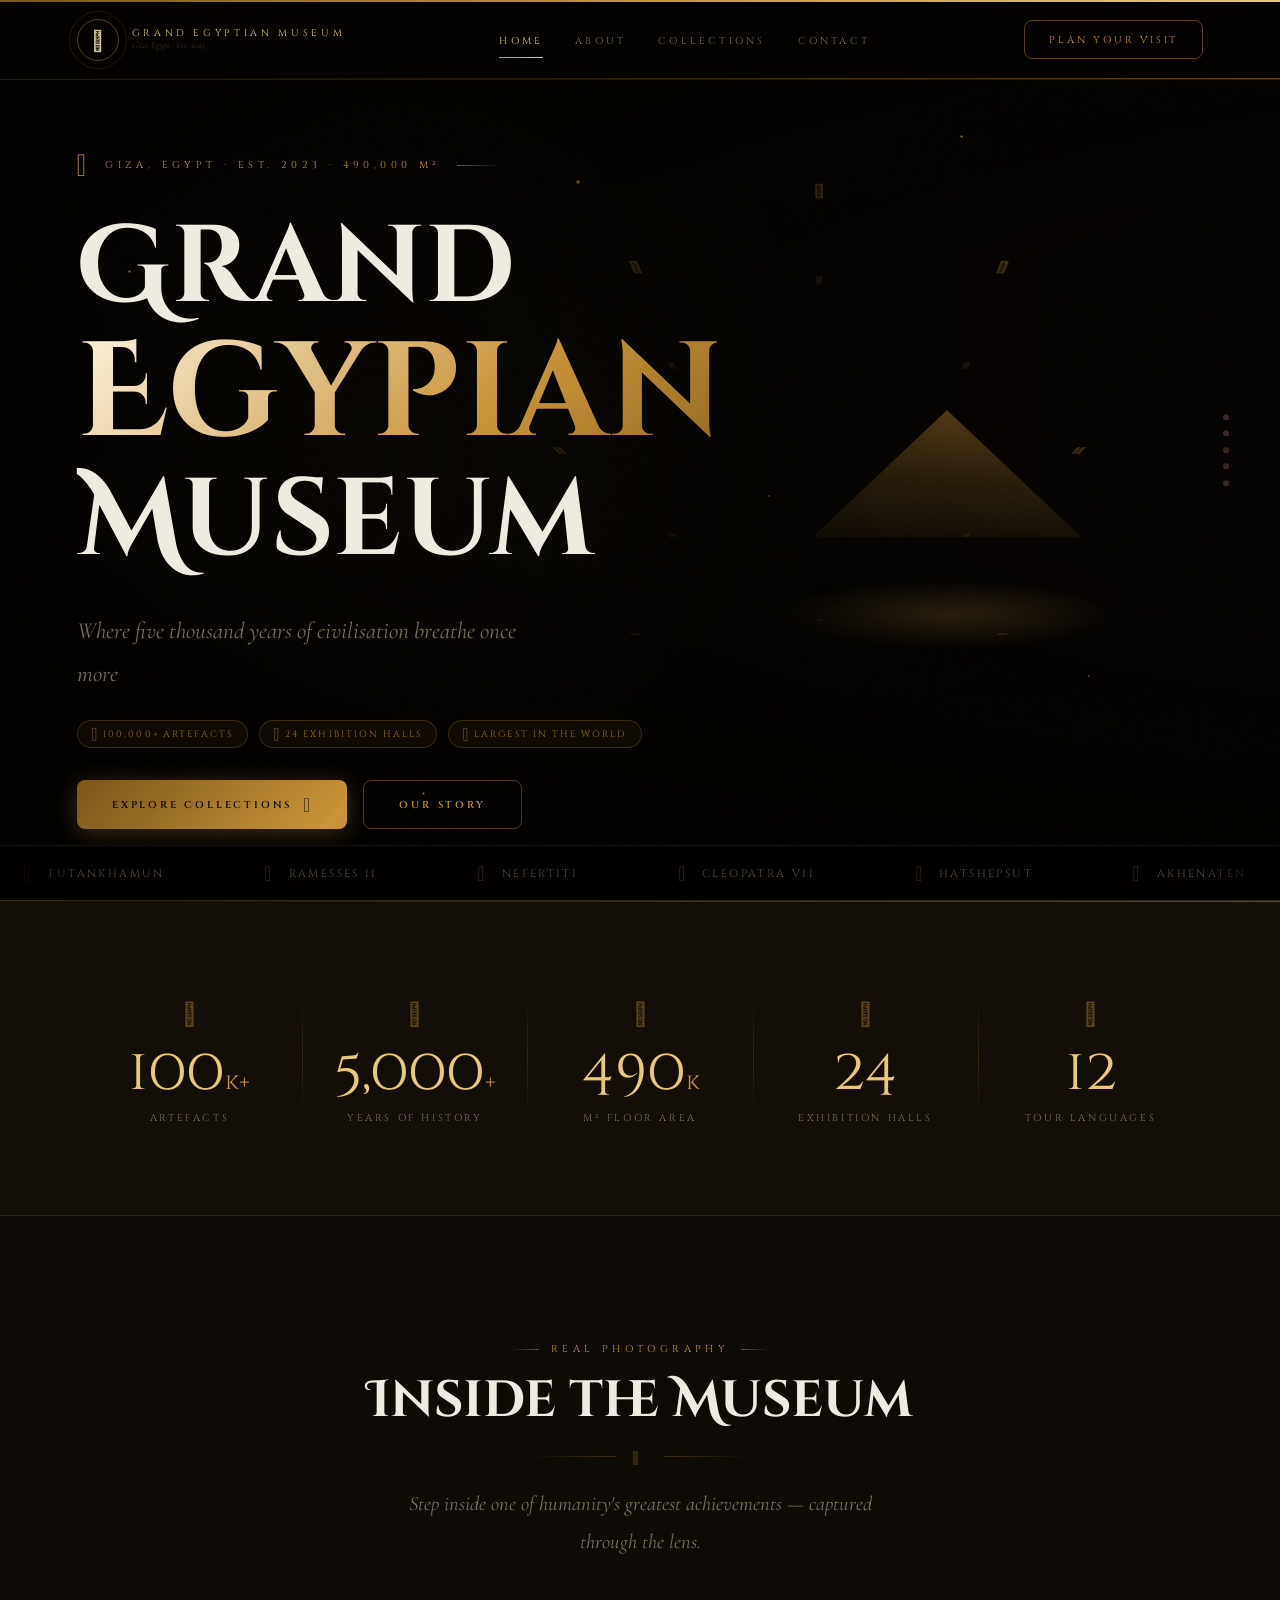
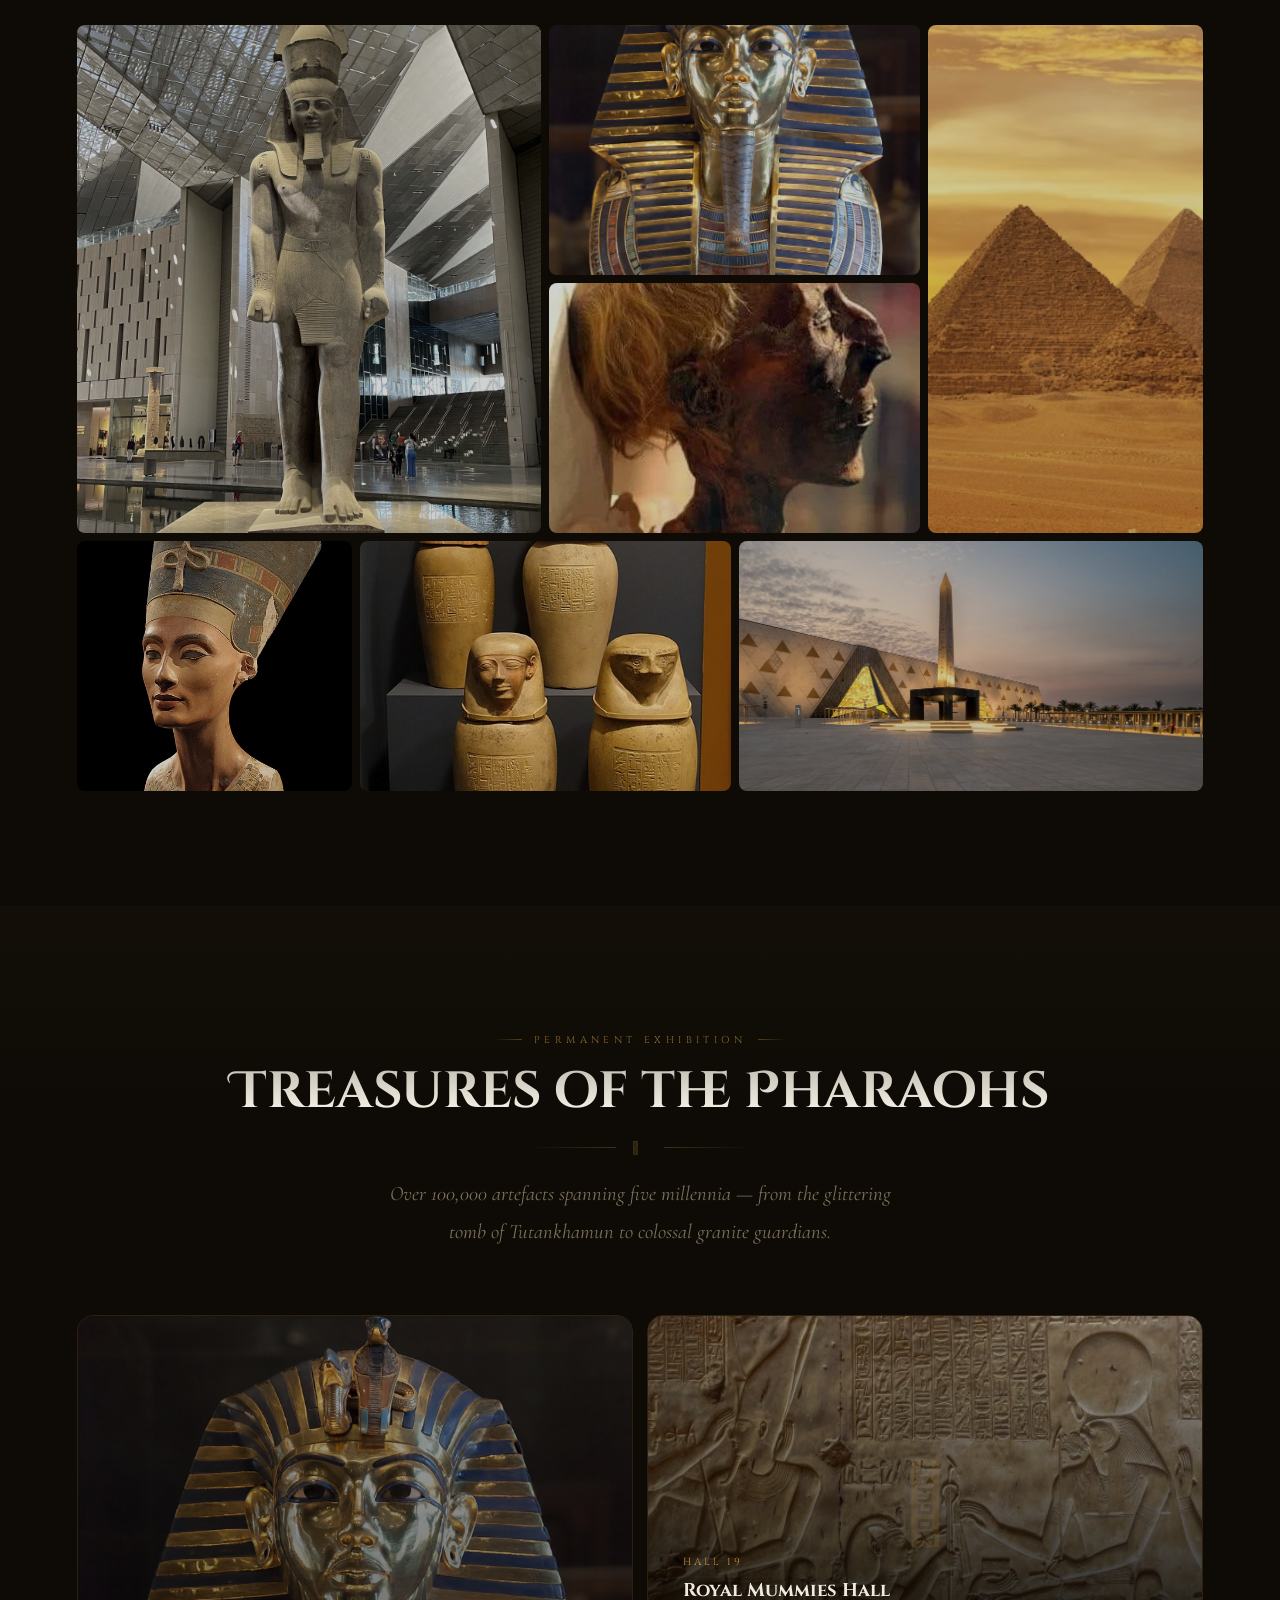
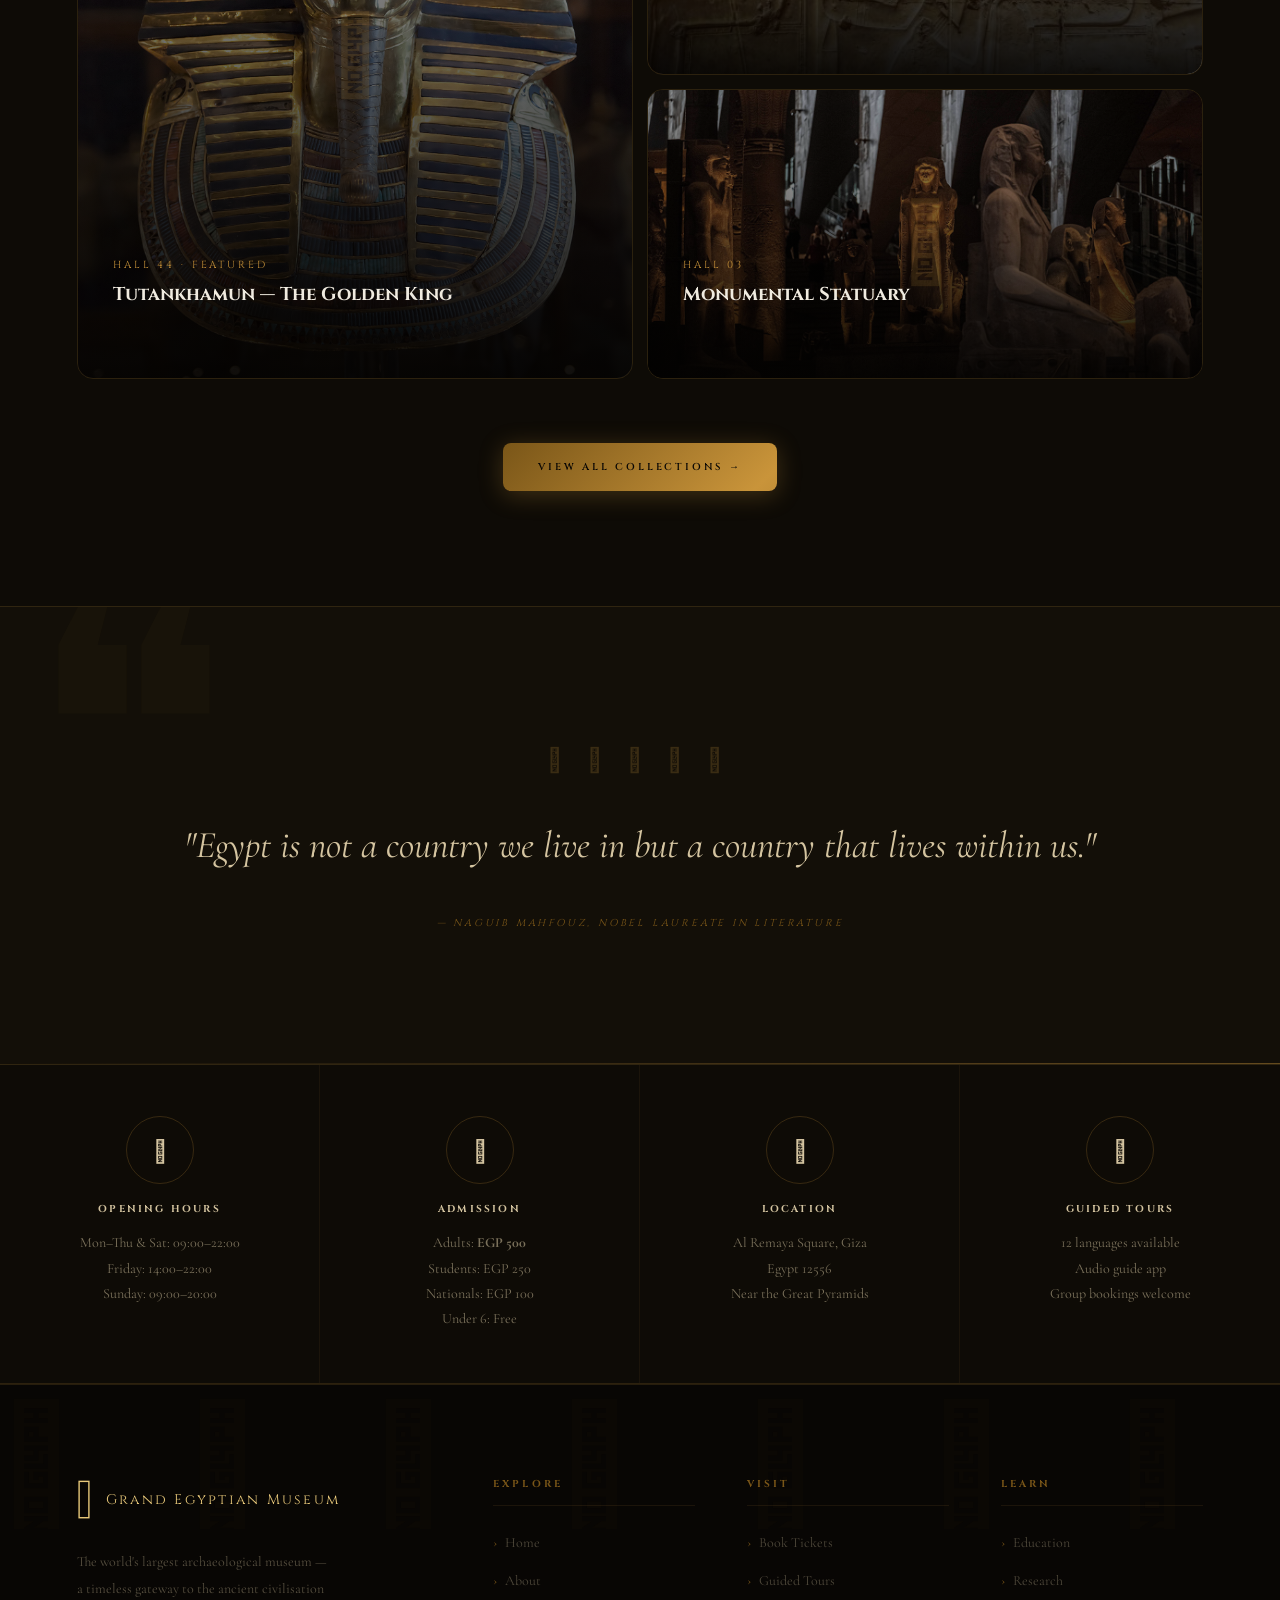
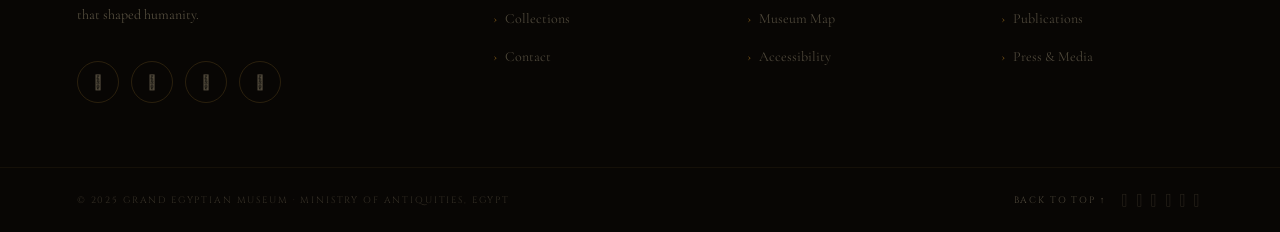
<file: index.html>
<!DOCTYPE html>
<html lang="en" dir="ltr">

<head>
  <meta charset="UTF-8" />
  <meta name="viewport" content="width=device-width,initial-scale=1,viewport-fit=cover" />
  <meta name="description"
    content="Grand Egyptian Museum — the world's largest archaeological museum at the foot of the Giza Pyramids. Home to 100,000+ artefacts spanning five millennia." />
  <meta name="theme-color" content="#080604" />

  <!-- Open Graph -->
  <meta property="og:type" content="website" />
  <meta property="og:title" content="Grand Egyptian Museum — The Greatest Museum on Earth" />
  <meta property="og:description" content="Where five thousand years of civilisation breathe once more." />

  <title>Grand Egyptian Museum — The Greatest Museum on Earth</title>

  <!-- Preconnect for font performance -->
  <link rel="preconnect" href="https://fonts.googleapis.com" />
  <link rel="preconnect" href="https://fonts.gstatic.com" crossorigin />

  <!-- Main stylesheet (imports all modules) -->
  <link rel="stylesheet" href="css/main.css" />
</head>

<body>

  <!-- Page-load progress bar (pure CSS) -->
  <div class="progress-bar" aria-hidden="true"></div>

  <!-- ── Skip link (accessibility) ── -->
  <a href="#main" class="skip-link">Skip to main content</a>

  <!-- ── Nav state toggle (no JS) ── -->
  <input type="checkbox" id="nav-toggle" class="nav-toggle" />

  <!-- ════════════════════════════════
       HEADER / NAVIGATION
       ════════════════════════════════ -->
  <header role="banner">
    <nav class="navbar" aria-label="Main navigation">

      <!-- Logo -->
      <a href="index.html" class="logo" aria-label="Grand Egyptian Museum — home">
        <div class="logo-icon" aria-hidden="true">
          <div class="logo-ring"></div>
        </div>
        <div class="logo-text">
          <span class="logo-name">Grand Egyptian Museum</span>
          <span class="logo-sub">Giza, Egypt · Est. 2023</span>
        </div>
      </a>

      <!-- Nav links -->
      <ul class="nav-links" role="list">
        <li><a href="index.html" class="nav-link active" aria-current="page">Home</a></li>
        <li><a href="pages/about.html" class="nav-link">About</a></li>
        <li><a href="pages/collections.html" class="nav-link">Collections</a></li>
        <li><a href="pages/contact.html" class="nav-link">Contact</a></li>
      </ul>

      <!-- Right-side controls -->
      <div style="display:flex;align-items:center;gap:1rem;flex-shrink:0">
        <a href="pages/contact.html" class="nav-cta">
          <span>Plan Your Visit</span>
        </a>
        <label for="nav-toggle" class="nav-hamburger" aria-label="Toggle menu" role="button" tabindex="0">
          <span></span><span></span><span></span>
        </label>
      </div>

    </nav>
  </header>


  <!-- ════════════════════════════════
       MAIN CONTENT
       ════════════════════════════════ -->
  <main id="main" tabindex="-1">


    <!-- ════════════════════════
         HERO SECTION
         ════════════════════════ -->
    <section class="hero" aria-labelledby="hero-h1">

      <!-- Auto-slideshow — 5 real museum photos -->
      <div class="hero-slides" aria-hidden="true">
        <div class="slide slide-1">
          <img
            src="assets/gr.jpg"
            alt="" loading="eager" decoding="async" fetchpriority="high" />
        </div>
        <div class="slide slide-2">
          <img
            src="assets/gg.webp"
            alt="" loading="lazy" decoding="async" />
        </div>
        <div class="slide slide-3">
          <img
            src="assets/1eac92048adb86b95dad5810bf1c808f.jpg"
            alt="" loading="lazy" decoding="async" />
        </div>
        <div class="slide slide-4">
          <img
            src="assets/1762100473424AFP__20251101__82QE2T2__v3__MidRes__TopshotEgyptCultureMuseumTourism.avif"
            alt="" loading="lazy" decoding="async" />
        </div>
        <div class="slide slide-5">
          <img
            src="assets/47e2ab50e214387bd82a77f84741a849.jpg"
            alt="" loading="lazy" decoding="async" />
        </div>
      </div>

      <!-- Multi-layer veil -->
      <div class="hero-veil" aria-hidden="true"></div>
      <!-- Film grain -->
      <div class="hero-grain" aria-hidden="true"></div>
      <!-- Moving scan line -->
      <div class="hero-scan" aria-hidden="true"></div>

      <!-- Twinkling stars -->
      <div class="stars" aria-hidden="true">
        <span class="star" style="left:7%;top:14%;--s:1.5px;--d:4.2s;--dl:0s"></span>
        <span class="star" style="left:91%;top:11%;--s:1px;--d:3.5s;--dl:.8s"></span>
        <span class="star" style="left:54%;top:77%;--s:2px;--d:5s;--dl:.3s"></span>
        <span class="star" style="left:27%;top:59%;--s:1.5px;--d:3.8s;--dl:1.2s"></span>
        <span class="star" style="left:75%;top:41%;--s:1px;--d:4.5s;--dl:.5s"></span>
        <span class="star" style="left:13%;top:84%;--s:2px;--d:3.2s;--dl:1.8s"></span>
        <span class="star" style="left:87%;top:67%;--s:1.5px;--d:5.5s;--dl:.2s"></span>
        <span class="star" style="left:43%;top:21%;--s:1px;--d:4.8s;--dl:2.1s"></span>
        <span class="star" style="left:61%;top:7%;--s:2px;--d:3.6s;--dl:.9s"></span>
        <span class="star" style="left:5%;top:47%;--s:1px;--d:4.1s;--dl:1.5s"></span>
        <span class="star" style="left:35%;top:89%;--s:1.5px;--d:6s;--dl:.4s"></span>
        <span class="star" style="left:71%;top:27%;--s:2px;--d:3.9s;--dl:1.1s"></span>
        <span class="star" style="left:19%;top:34%;--s:1px;--d:5.2s;--dl:2.4s"></span>
        <span class="star" style="left:95%;top:54%;--s:1.5px;--d:4.4s;--dl:.6s"></span>
        <span class="star" style="left:49%;top:4%;--s:2px;--d:3.3s;--dl:1.7s"></span>
        <span class="star" style="left:81%;top:87%;--s:1px;--d:4.7s;--dl:.1s"></span>
        <span class="star" style="left:22%;top:6%;--s:2px;--d:4.9s;--dl:.6s"></span>
        <span class="star" style="left:68%;top:92%;--s:1.5px;--d:3.4s;--dl:1.9s"></span>
        <span class="star" style="left:38%;top:3%;--s:1px;--d:5.6s;--dl:2.7s"></span>
        <span class="star" style="left:83%;top:18%;--s:2px;--d:4.0s;--dl:.4s"></span>
      </div>

      <!-- Floating dust particles -->
      <div class="hero-particles" aria-hidden="true">
        <span class="particle" style="--x:10%;--y:30%;--size:3px;--dur:12s;--dl:0s"></span>
        <span class="particle" style="--x:25%;--y:70%;--size:2px;--dur:15s;--dl:2s"></span>
        <span class="particle" style="--x:45%;--y:20%;--size:4px;--dur:10s;--dl:4s"></span>
        <span class="particle" style="--x:60%;--y:55%;--size:2px;--dur:18s;--dl:1s"></span>
        <span class="particle" style="--x:75%;--y:15%;--size:3px;--dur:13s;--dl:3s"></span>
        <span class="particle" style="--x:85%;--y:75%;--size:2px;--dur:16s;--dl:5s"></span>
        <span class="particle" style="--x:33%;--y:88%;--size:3px;--dur:11s;--dl:7s"></span>
        <span class="particle" style="--x:55%;--y:40%;--size:2px;--dur:14s;--dl:6s"></span>
      </div>

      <!-- 3-D rotating pyramid -->
      <div class="pyramid-scene" aria-hidden="true">
        <div class="pyramid-wrap">
          <div class="pyramid">
            <div class="pyr-face pyr-front"></div>
            <div class="pyr-face pyr-back"></div>
            <div class="pyr-face pyr-left"></div>
            <div class="pyr-face pyr-right"></div>
            <div class="pyr-base"></div>
          </div>
          <div class="pyr-glow"></div>
        </div>
      </div>

      <!-- Orbiting hieroglyphs -->
      <div class="orbit-scene" aria-hidden="true">
        <div class="orbit-ring">
          <span class="orbit-glyph" style="--i:0">𓂀</span>
          <span class="orbit-glyph" style="--i:1">𓃭</span>
          <span class="orbit-glyph" style="--i:2">𓆣</span>
          <span class="orbit-glyph" style="--i:3">𓅓</span>
          <span class="orbit-glyph" style="--i:4">𓁹</span>
          <span class="orbit-glyph" style="--i:5">𓏛</span>
          <span class="orbit-glyph" style="--i:6">𓂝</span>
          <span class="orbit-glyph" style="--i:7">𓋴</span>
        </div>
        <div class="orbit-ring orbit-ring-sm">
          <span class="orbit-glyph" style="--i:0">𓎛</span>
          <span class="orbit-glyph" style="--i:1">𓁷</span>
          <span class="orbit-glyph" style="--i:2">𓇋</span>
          <span class="orbit-glyph" style="--i:3">𓆑</span>
          <span class="orbit-glyph" style="--i:4">𓐍</span>
          <span class="orbit-glyph" style="--i:5">𓍿</span>
        </div>
      </div>

      <!-- Slide counter dots -->
      <div class="hero-dots" aria-hidden="true">
        <span class="dot dot-1"></span>
        <span class="dot dot-2"></span>
        <span class="dot dot-3"></span>
        <span class="dot dot-4"></span>
        <span class="dot dot-5"></span>
      </div>

      <!-- Slide caption bar -->
      <div class="hero-caption-bar" aria-hidden="true">
        <span class="hc hc-1">GEM Exterior · Giza Plateau</span>
        <span class="hc hc-2">The Three Great Pyramids of Giza</span>
        <span class="hc hc-3">Tutankhamun's Golden Mask · Hall 44</span>
        <span class="hc hc-4">Great Pyramid of Khufu · 4,500 years old</span>
        <span class="hc hc-5">Nefertiti · Circa 1345 BC</span>
      </div>

      <!-- Hero text content -->
      <div class="hero-content">
        <p class="hero-eyebrow" aria-hidden="true">
          Giza, Egypt · Est. 2023 · 490,000 m²
        </p>

        <h1 id="hero-h1" class="hero-title">
          <span class="line-top">Grand</span>
          <span class="line-mid">Egypian</span>
          <span class="line-bottom">Museum</span>
        </h1>

        <p class="hero-sub">
          Where five thousand years of civilisation breathe once more
        </p>

        <div class="hero-badges" aria-hidden="true">
          <span class="badge">𓂀 100,000+ Artefacts</span>
          <span class="badge">𓆣 24 Exhibition Halls</span>
          <span class="badge">𓅓 Largest in the World</span>
        </div>

        <div class="hero-buttons">
          <a href="pages/collections.html" class="btn btn-gold">
            Explore Collections <span aria-hidden="true">𓆣</span>
          </a>
          <a href="pages/about.html" class="btn btn-ghost">Our Story</a>
        </div>
      </div>

      <!-- Scroll indicator -->
      <div class="hero-scroll" aria-hidden="true">
        <span class="hero-scroll-label">Scroll</span>
        <span class="hero-scroll-line"></span>
      </div>

      <!-- Ticker tape -->
      <div class="hero-ticker" aria-hidden="true">
        <div class="ticker-wrap">
          <div class="ticker-track">
            <span class="ticker-item"><span class="ticker-dot">𓂀</span>Tutankhamun</span>
            <span class="ticker-item"><span class="ticker-dot">·</span></span>
            <span class="ticker-item"><span class="ticker-dot">𓃭</span>Ramesses II</span>
            <span class="ticker-item"><span class="ticker-dot">·</span></span>
            <span class="ticker-item"><span class="ticker-dot">𓆣</span>Nefertiti</span>
            <span class="ticker-item"><span class="ticker-dot">·</span></span>
            <span class="ticker-item"><span class="ticker-dot">𓅓</span>Cleopatra VII</span>
            <span class="ticker-item"><span class="ticker-dot">·</span></span>
            <span class="ticker-item"><span class="ticker-dot">𓁹</span>Hatshepsut</span>
            <span class="ticker-item"><span class="ticker-dot">·</span></span>
            <span class="ticker-item"><span class="ticker-dot">𓏛</span>Akhenaten</span>
            <span class="ticker-item"><span class="ticker-dot">·</span></span>
            <span class="ticker-item"><span class="ticker-dot">𓆑</span>Khufu Ship</span>
            <span class="ticker-item"><span class="ticker-dot">·</span></span>
            <span class="ticker-item"><span class="ticker-dot">𓋴</span>Book of the Dead</span>
            <span class="ticker-item"><span class="ticker-dot">·</span></span>
            <!-- Duplicate for seamless loop -->
            <span class="ticker-item"><span class="ticker-dot">𓂀</span>Tutankhamun</span>
            <span class="ticker-item"><span class="ticker-dot">·</span></span>
            <span class="ticker-item"><span class="ticker-dot">𓃭</span>Ramesses II</span>
            <span class="ticker-item"><span class="ticker-dot">·</span></span>
            <span class="ticker-item"><span class="ticker-dot">𓆣</span>Nefertiti</span>
            <span class="ticker-item"><span class="ticker-dot">·</span></span>
            <span class="ticker-item"><span class="ticker-dot">𓅓</span>Cleopatra VII</span>
            <span class="ticker-item"><span class="ticker-dot">·</span></span>
            <span class="ticker-item"><span class="ticker-dot">𓁹</span>Hatshepsut</span>
            <span class="ticker-item"><span class="ticker-dot">·</span></span>
            <span class="ticker-item"><span class="ticker-dot">𓏛</span>Akhenaten</span>
            <span class="ticker-item"><span class="ticker-dot">·</span></span>
            <span class="ticker-item"><span class="ticker-dot">𓆑</span>Khufu Ship</span>
            <span class="ticker-item"><span class="ticker-dot">·</span></span>
            <span class="ticker-item"><span class="ticker-dot">𓋴</span>Book of the Dead</span>
            <span class="ticker-item"><span class="ticker-dot">·</span></span>
          </div>
        </div>
      </div>

    </section>
    <!-- /hero -->


    <!-- ════════════════════════
         STATS BAR
         ════════════════════════ -->
    <section class="stats" aria-labelledby="stats-h2">
      <h2 id="stats-h2" class="sr-only">Museum at a glance</h2>
      <div class="stats-row">

        <div class="stat-item">
          <span class="stat-icon" style="--i:0" aria-hidden="true">𓂀</span>
          <span class="stat-number">
            <span aria-label="100,000 plus">100<span class="stat-suffix">k+</span></span>
          </span>
          <span class="stat-label">Artefacts</span>
        </div>

        <div class="stat-item">
          <span class="stat-icon" style="--i:1" aria-hidden="true">𓃭</span>
          <span class="stat-number">
            <span aria-label="5,000 plus years">5,000<span class="stat-suffix">+</span></span>
          </span>
          <span class="stat-label">Years of History</span>
        </div>

        <div class="stat-item">
          <span class="stat-icon" style="--i:2" aria-hidden="true">𓆣</span>
          <span class="stat-number">
            <span aria-label="490,000 square metres">490<span class="stat-suffix">k</span></span>
          </span>
          <span class="stat-label">m² Floor Area</span>
        </div>

        <div class="stat-item">
          <span class="stat-icon" style="--i:3" aria-hidden="true">𓅓</span>
          <span class="stat-number"><span aria-label="24">24</span></span>
          <span class="stat-label">Exhibition Halls</span>
        </div>

        <div class="stat-item">
          <span class="stat-icon" style="--i:4" aria-hidden="true">𓁹</span>
          <span class="stat-number"><span aria-label="12">12</span></span>
          <span class="stat-label">Tour Languages</span>
        </div>

      </div>
    </section>
    <!-- /stats -->


    <!-- ════════════════════════
         PHOTO GALLERY
         ════════════════════════ -->
    <section class="gallery" aria-labelledby="gallery-h2">

      <div class="gallery-head">
        <p class="eyebrow">Real Photography</p>
        <h2 id="gallery-h2" class="heading">Inside the Museum</h2>
        <div class="ornament" aria-hidden="true">𓆣</div>
        <p class="lead" style="margin-inline:auto;text-align:center">
          Step inside one of humanity's greatest achievements — captured through the lens.
        </p>
      </div>

      <ul class="gallery-grid" aria-label="Museum photo gallery">

        <li class="gallery-item">
          <img
            src="assets/ramsis ii.jpg"
            alt="Ramsis" loading="lazy"
            decoding="async" />
          <div class="gallery-item-overlay"></div>
          <div class="gallery-item-caption">
            <span class="caption-tag">Exterior</span>
            <span class="caption-title">GEM Alabaster Façade</span>
          </div>
        </li>

        <li class="gallery-item">
          <img
            src="assets/CairoEgMuseumTaaMaskMostlyPhotographed.jpg"
            alt="Golden death mask of Tutankhamun — solid gold inlaid with lapis lazuli, circa 1323 BC" loading="lazy"
            decoding="async" />
          <div class="gallery-item-overlay"></div>
          <div class="gallery-item-caption">
            <span class="caption-tag">Hall 44</span>
            <span class="caption-title">Tutankhamun's Golden Mask</span>
          </div>
        </li>

        <li class="gallery-item">
          <img
            src="assets/pyramids.avif"
            alt="All three Great Pyramids of Giza at sunrise" loading="lazy" decoding="async" />
          <div class="gallery-item-overlay"></div>
          <div class="gallery-item-caption">
            <span class="caption-tag">Giza</span>
            <span class="caption-title">The Eternal Pyramids</span>
          </div>
        </li>

        <li class="gallery-item">
          <img
            src="assets/mumies-ramsis2.jpg"
            alt="Mummified face of Ramesses II, preserved for over 3,000 years" loading="lazy" decoding="async" />
          <div class="gallery-item-overlay"></div>
          <div class="gallery-item-caption">
            <span class="caption-tag">Hall 19</span>
            <span class="caption-title">Ramesses the Great</span>
          </div>
        </li>

        <li class="gallery-item">
          <img
            src="assets/Nofretete_Neues_Museum.jpg"
            alt="Painted limestone bust of Nefertiti, circa 1345 BC" loading="lazy" decoding="async" />
          <div class="gallery-item-overlay"></div>
          <div class="gallery-item-caption">
            <span class="caption-tag">Artefact</span>
            <span class="caption-title">Nefertiti — The Beautiful One</span>
          </div>
        </li>

        <li class="gallery-item">
          <img
            src="assets/Canopic_jars_(casts),_Egypt,_945-712_BC_-_National_Museum_of_Natural_History,_United_States_-_DSC00557.jpg"
            alt="Ancient Egyptian alabaster canopic jar with sculpted human-head lid" loading="lazy" decoding="async" />
          <div class="gallery-item-overlay"></div>
          <div class="gallery-item-caption">
            <span class="caption-tag">Hall 27</span>
            <span class="caption-title">Canopic Jars</span>
          </div>
        </li>

        <li class="gallery-item">
          <img
            src="assets/grand egyptian musuem.jpg"
            alt="Grand Egyptian Museum exterior — translucent alabaster panels glow golf at dusk" loading="lazy" decoding="async" />
          <div class="gallery-item-overlay"></div>
          <div class="gallery-item-caption">
            <span class="caption-tag">Giza</span>
            <span class="caption-title">Great Pyramid of Khufu</span>
          </div>
        </li>

      </ul>
    </section>
    <!-- /gallery -->


    <!-- ════════════════════════
         COLLECTION PREVIEW
         ════════════════════════ -->
    <section class="collection-preview" aria-labelledby="cp-h2">

      <div class="section-head">
        <p class="eyebrow">Permanent Exhibition</p>
        <h2 id="cp-h2" class="heading">Treasures of the Pharaohs</h2>
        <div class="ornament" aria-hidden="true">𓆣</div>
        <p class="lead">
          Over 100,000 artefacts spanning five millennia — from the glittering tomb of
          Tutankhamun to colossal granite guardians.
        </p>
      </div>

      <div class="collection-grid">

        <!-- Card 1 — Tutankhamun (tall, spans 2 rows) -->
        <article class="card" aria-labelledby="cp-tut">
          <div class="card-bg">
            <img
              src="assets/CairoEgMuseumTaaMaskMostlyPhotographed.jpg"
              alt="Tutankhamun's golden death mask" loading="lazy" decoding="async" />
          </div>
          <div class="card-overlay"></div>
          <span class="card-glyph" aria-hidden="true">𓁹</span>
          <div class="card-body">
            <span class="card-tag">Hall 44 · Featured</span>
            <h3 id="cp-tut" class="card-title">Tutankhamun — The Golden King</h3>
            <p class="card-desc">5,398 objects from the intact tomb, presented complete for the first time.</p>
            <a href="pages/collections.html" class="card-link" aria-label="Discover the Tutankhamun collection">
              Discover
            </a>
          </div>
        </article>

        <!-- Card 2 — Royal Mummies -->
        <article class="card" aria-labelledby="cp-mum">
          <div class="card-bg">
            <img
              src="assets/ramses-ii-facts.jpg"
              alt="Mummified face of Ramesses II" loading="lazy" decoding="async" />
          </div>
          <div class="card-overlay"></div>
          <span class="card-glyph" aria-hidden="true">𓃭</span>
          <div class="card-body">
            <span class="card-tag">Hall 19</span>
            <h3 id="cp-mum" class="card-title">Royal Mummies Hall</h3>
            <p class="card-desc">22 pharaohs and queens in a solemn candlelit procession.</p>
            <a href="pages/collections.html" class="card-link" aria-label="Discover the Royal Mummies">
              Discover
            </a>
          </div>
        </article>

        <!-- Card 3 — Statuary -->
        <article class="card" aria-labelledby="cp-pyr">
          <div class="card-bg">
            <img
              src="assets/Monumental Statuary.jpg"
              alt="All three Giza pyramids" loading="lazy" decoding="async" />
          </div>
          <div class="card-overlay"></div>
          <span class="card-glyph" aria-hidden="true">𓅓</span>
          <div class="card-body">
            <span class="card-tag">Hall 03</span>
            <h3 id="cp-pyr" class="card-title">Monumental Statuary</h3>
            <p class="card-desc">Colossal granite guardians spanning 3,000 years.</p>
            <a href="pages/collections.html" class="card-link" aria-label="Discover Statuary">
              Discover
            </a>
          </div>
        </article>

      </div>

      <div class="text-center mt-16">
        <a href="pages/collections.html" class="btn btn-gold">View All Collections →</a>
      </div>

    </section>
    <!-- /collection-preview -->


    <!-- ════════════════════════
         PULL QUOTE
         ════════════════════════ -->
    <blockquote class="quote" cite="Naguib Mahfouz">
      <span class="quote-glyphs" aria-hidden="true">𓂀 𓃭 𓆣 𓅓 𓁹</span>
      <p class="quote-text">
        "Egypt is not a country we live in but a country that lives within us."
      </p>
      <footer>
        <cite class="quote-author">— Naguib Mahfouz, Nobel Laureate in Literature</cite>
      </footer>
    </blockquote>
    <!-- /quote -->


    <!-- ════════════════════════
         VISIT INFO STRIP
         ════════════════════════ -->
    <section class="visit" aria-labelledby="visit-h2">
      <h2 id="visit-h2" class="sr-only">Visitor information</h2>

      <div class="visit-item" style="--i:0">
        <div class="visit-icon-box" aria-hidden="true"><span class="visit-icon">𓏛</span></div>
        <h3 class="visit-title">Opening Hours</h3>
        <p class="visit-body">
          <time>Mon–Thu &amp; Sat: 09:00–22:00</time><br />
          <time>Friday: 14:00–22:00</time><br />
          <time>Sunday: 09:00–20:00</time>
        </p>
      </div>

      <div class="visit-item" style="--i:1">
        <div class="visit-icon-box" aria-hidden="true"><span class="visit-icon">𓂝</span></div>
        <h3 class="visit-title">Admission</h3>
        <p class="visit-body">
          Adults: <strong>EGP 500</strong><br />
          Students: EGP 250<br />
          Nationals: EGP 100<br />
          Under 6: Free
        </p>
      </div>

      <div class="visit-item" style="--i:2">
        <div class="visit-icon-box" aria-hidden="true"><span class="visit-icon">𓅓</span></div>
        <h3 class="visit-title">Location</h3>
        <address class="visit-body">
          Al Remaya Square, Giza<br />
          Egypt 12556<br />
          Near the Great Pyramids
        </address>
      </div>

      <div class="visit-item" style="--i:3">
        <div class="visit-icon-box" aria-hidden="true"><span class="visit-icon">𓆣</span></div>
        <h3 class="visit-title">Guided Tours</h3>
        <p class="visit-body">
          12 languages available<br />
          Audio guide app<br />
          Group bookings welcome
        </p>
      </div>

    </section>
    <!-- /visit -->


  </main>
  <!-- /main -->


  <!-- ════════════════════════
       FOOTER
       ════════════════════════ -->
  <footer class="footer" role="contentinfo">
    <div class="footer-grid">

      <!-- Brand column -->
      <div>
        <div class="footer-logo">
          <span class="footer-glyph" aria-hidden="true">𓂀</span>
          Grand Egyptian Museum
        </div>
        <p class="footer-desc">
          The world's largest archaeological museum — a timeless gateway to the ancient
          civilisation that shaped humanity.
        </p>
        <nav class="footer-socials" aria-label="Social media">
          <a href="https://facebook.com" class="footer-social" aria-label="Facebook" target="_blank"
            rel="noopener noreferrer">𓏏</a>
          <a href="https://instagram.com" class="footer-social" aria-label="Instagram" target="_blank"
            rel="noopener noreferrer">𓎛</a>
          <a href="https://youtube.com" class="footer-social" aria-label="YouTube" target="_blank"
            rel="noopener noreferrer">𓋴</a>
          <a href="https://twitter.com" class="footer-social" aria-label="Twitter" target="_blank"
            rel="noopener noreferrer">𓆑</a>
        </nav>
      </div>

      <!-- Explore -->
      <nav aria-label="Explore">
        <h4 class="footer-col-title">Explore</h4>
        <ul class="footer-links">
          <li><a href="index.html">Home</a></li>
          <li><a href="pages/about.html">About</a></li>
          <li><a href="pages/collections.html">Collections</a></li>
          <li><a href="pages/contact.html">Contact</a></li>
        </ul>
      </nav>

      <!-- Visit -->
      <nav aria-label="Visit">
        <h4 class="footer-col-title">Visit</h4>
        <ul class="footer-links">
          <li><a href="#">Book Tickets</a></li>
          <li><a href="#">Guided Tours</a></li>
          <li><a href="#">Museum Map</a></li>
          <li><a href="#">Accessibility</a></li>
        </ul>
      </nav>

      <!-- Learn -->
      <nav aria-label="Learn">
        <h4 class="footer-col-title">Learn</h4>
        <ul class="footer-links">
          <li><a href="#">Education</a></li>
          <li><a href="#">Research</a></li>
          <li><a href="#">Publications</a></li>
          <li><a href="#">Press &amp; Media</a></li>
        </ul>
      </nav>

    </div>

    <div class="footer-bottom">
      <span>© 2025 Grand Egyptian Museum · Ministry of Antiquities, Egypt</span>
      <a href="#main" class="footer-top" aria-label="Back to top">Back to top ↑</a>
      <span class="footer-glyphs" aria-hidden="true">𓂀 𓃭 𓆣 𓅓 𓁹 𓏛</span>
    </div>
  </footer>
  <!-- /footer -->

</body>

</html>
</file>
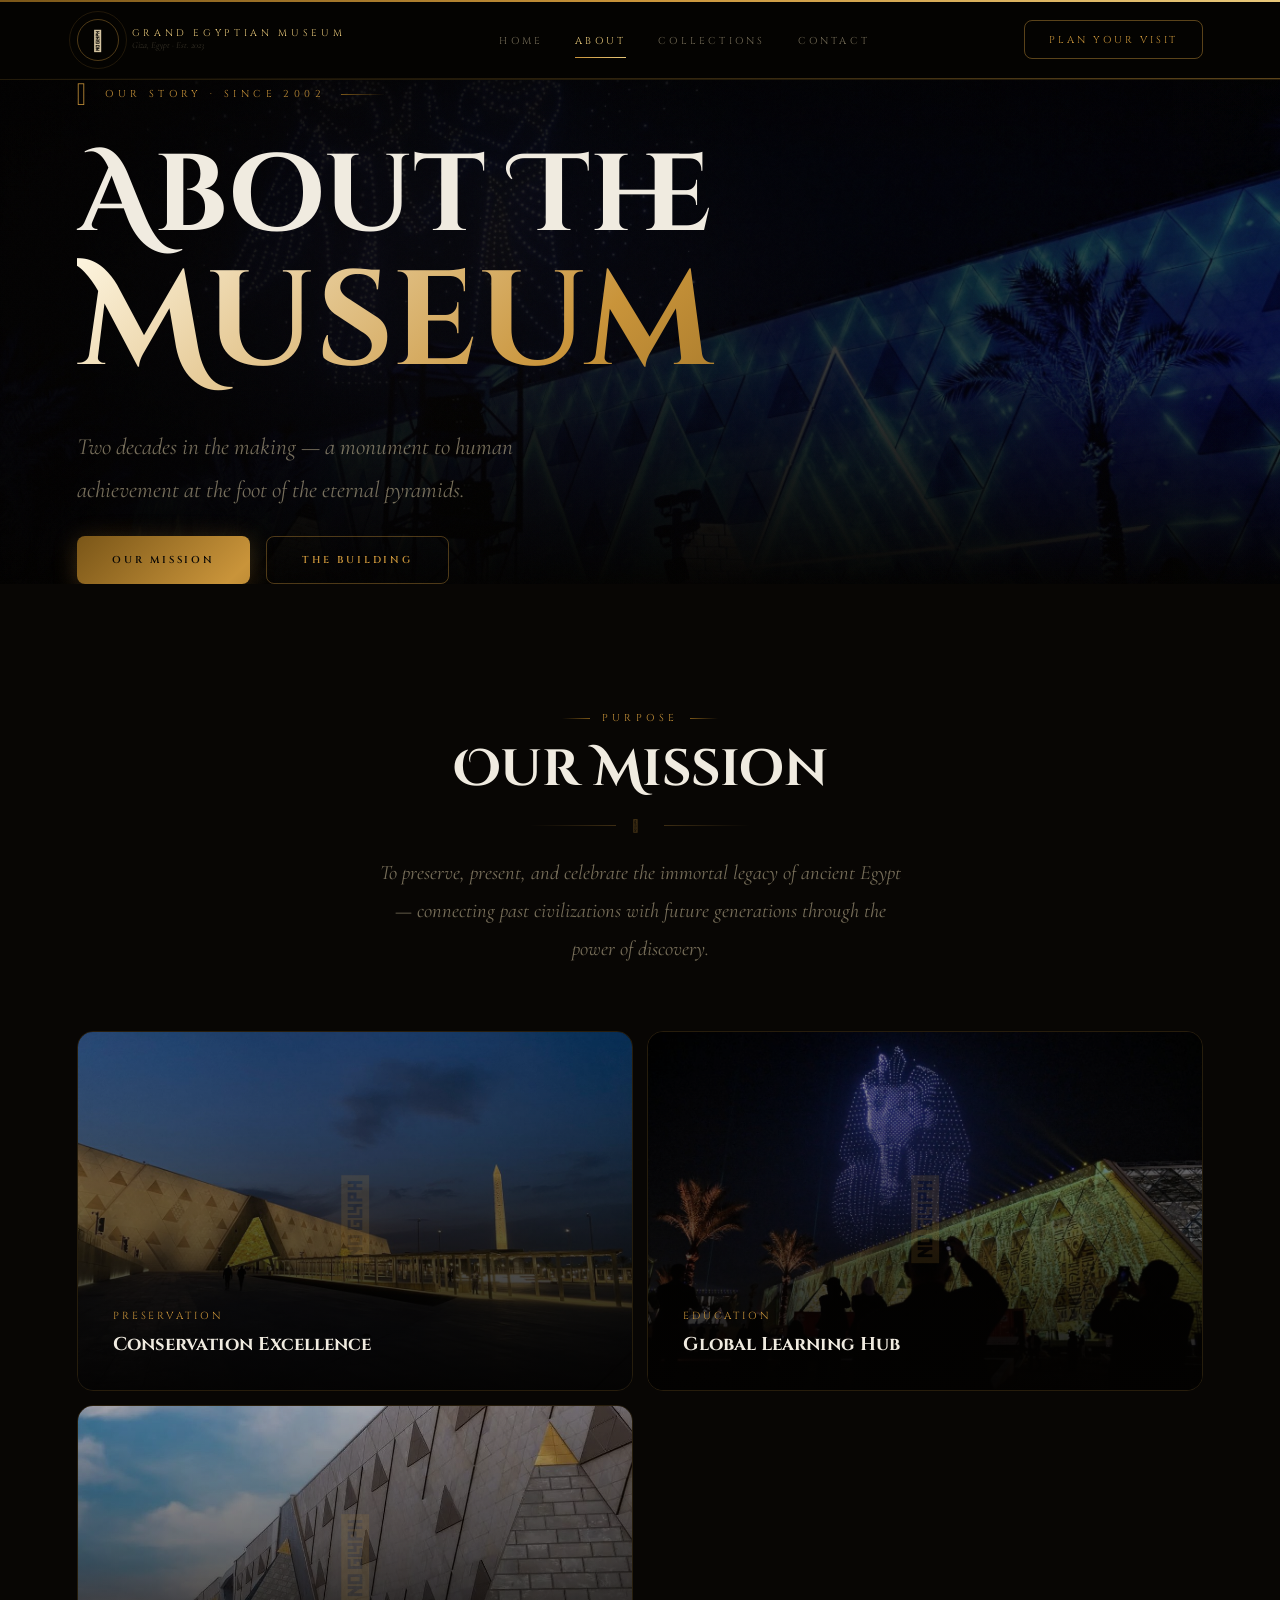
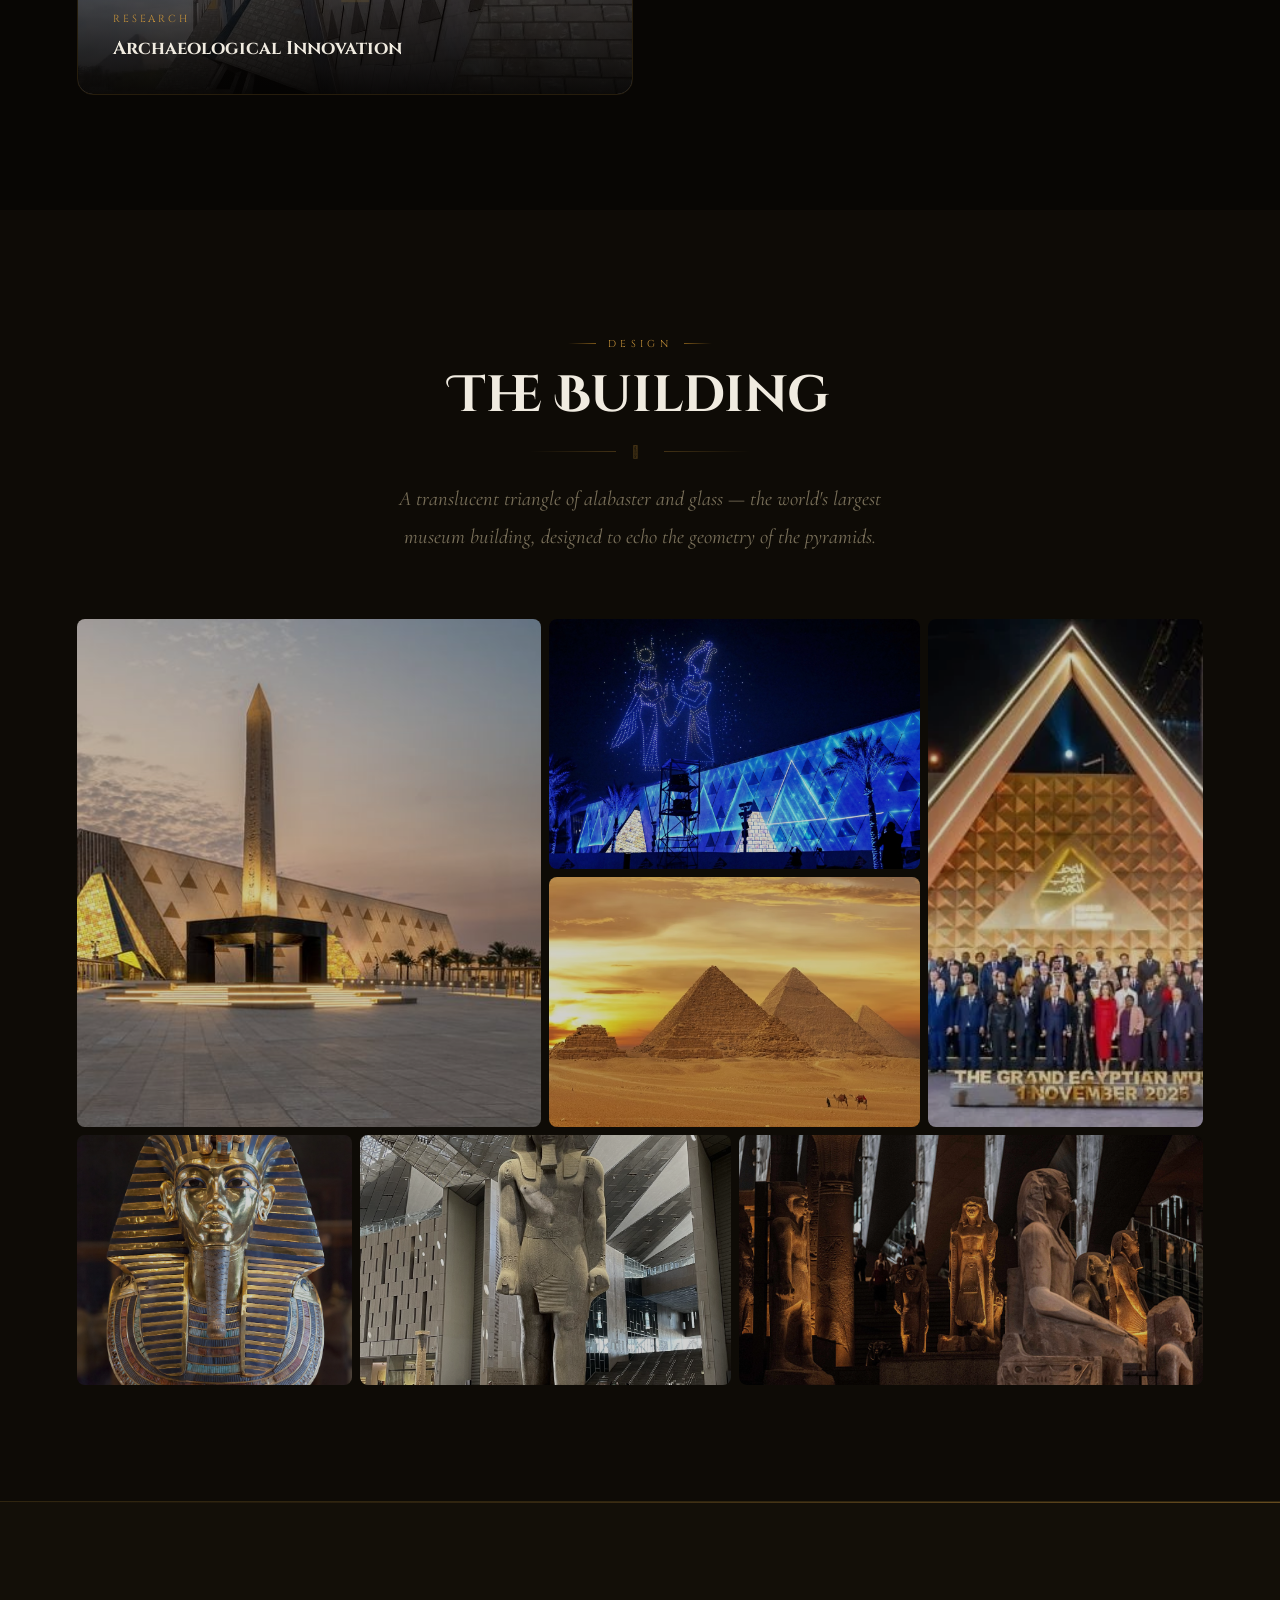
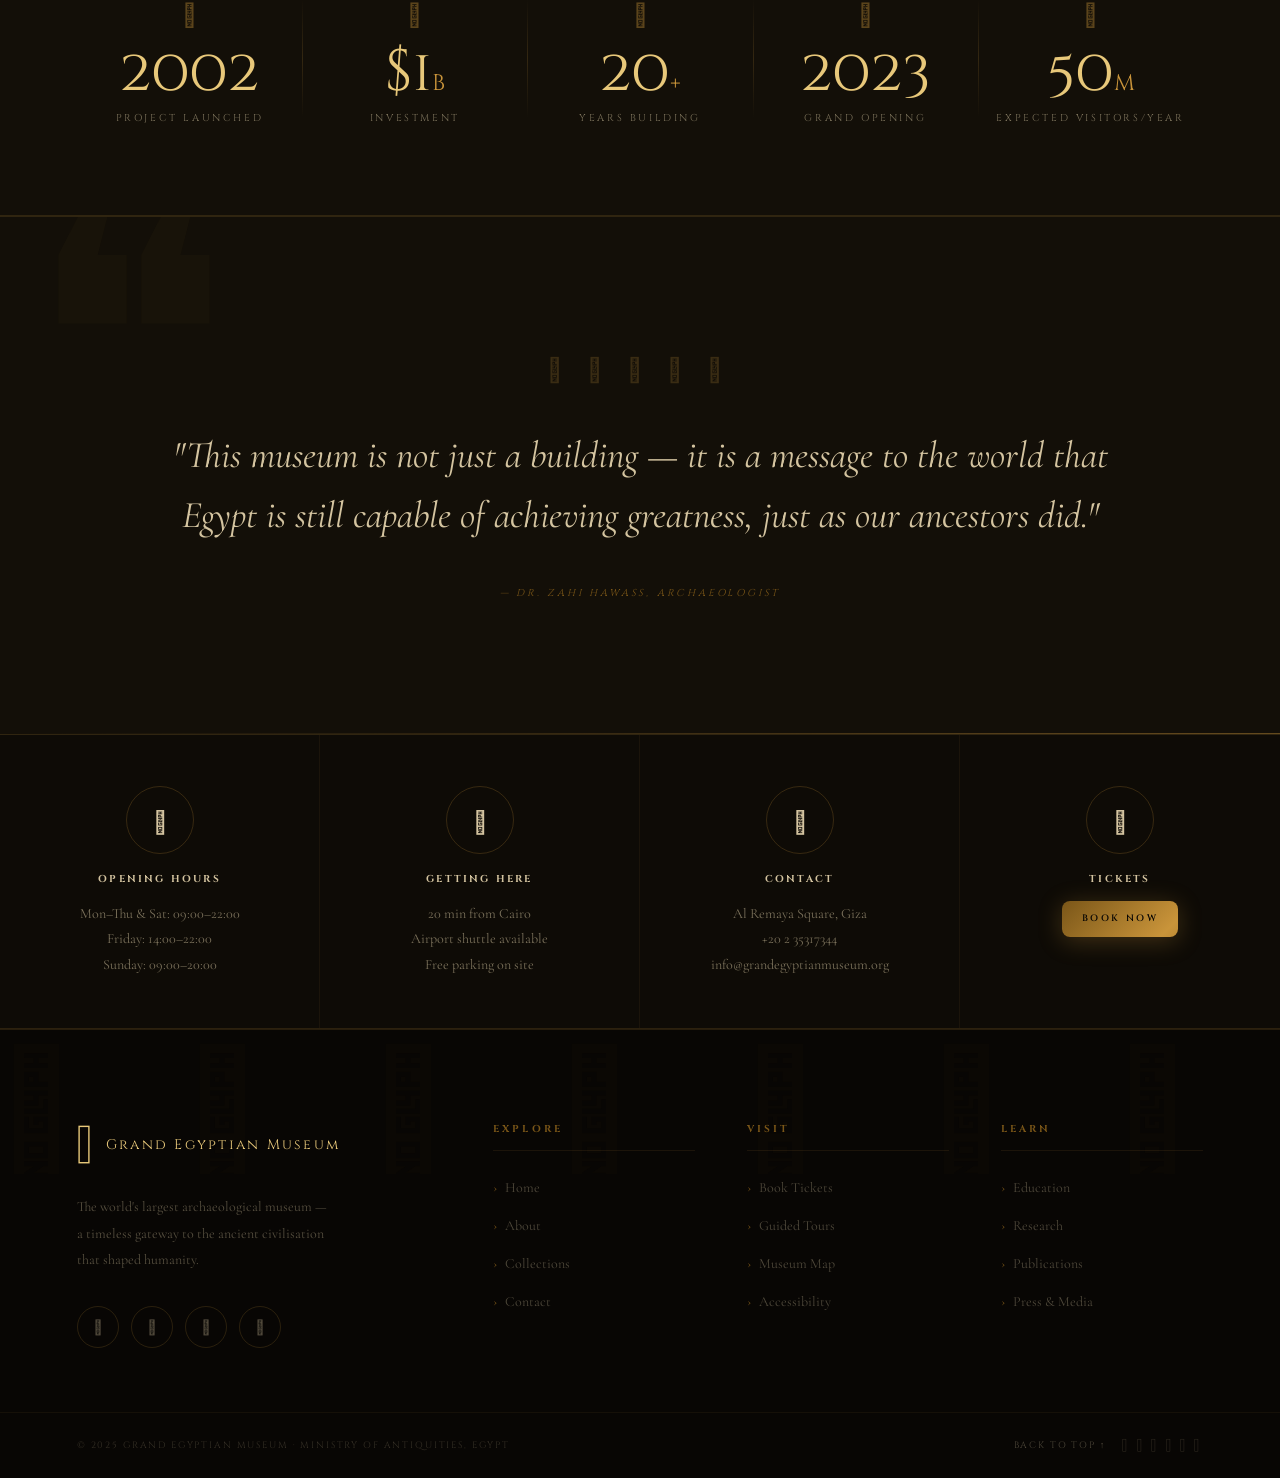
<file: pages/about.html>
<!DOCTYPE html>
<html lang="en" dir="ltr">

<head>
  <meta charset="UTF-8" />
  <meta name="viewport" content="width=device-width,initial-scale=1,viewport-fit=cover" />
  <meta name="description"
    content="Discover the story of the Grand Egyptian Museum — the world's largest archaeological museum at the foot of the Giza Pyramids." />
  <meta name="theme-color" content="#080604" />

  <meta property="og:type" content="website" />
  <meta property="og:title" content="About — Grand Egyptian Museum" />
  <meta property="og:description" content="Where five thousand years of civilisation breathe once more." />

  <title>About — Grand Egyptian Museum</title>

  <link rel="preconnect" href="https://fonts.googleapis.com" />
  <link rel="preconnect" href="https://fonts.gstatic.com" crossorigin />
  <link rel="stylesheet" href="../css/main.css" />
</head>

<body>

  <div class="progress-bar" aria-hidden="true"></div>

  <a href="#main" class="skip-link">Skip to main content</a>

  <input type="checkbox" id="nav-toggle" class="nav-toggle" />

  <!-- ════════════════════════════════
       HEADER / NAVIGATION
       ════════════════════════════════ -->
  <header role="banner">
    <nav class="navbar" aria-label="Main navigation">

      <a href="../index.html" class="logo" aria-label="Grand Egyptian Museum — home">
        <div class="logo-icon" aria-hidden="true">
          <div class="logo-ring"></div>
        </div>
        <div class="logo-text">
          <span class="logo-name">Grand Egyptian Museum</span>
          <span class="logo-sub">Giza, Egypt · Est. 2023</span>
        </div>
      </a>

      <ul class="nav-links" role="list">
        <li><a href="../index.html" class="nav-link">Home</a></li>
        <li><a href="about.html" class="nav-link active" aria-current="page">About</a></li>
        <li><a href="collections.html" class="nav-link">Collections</a></li>
        <li><a href="contact.html" class="nav-link">Contact</a></li>
      </ul>

      <div style="display:flex;align-items:center;gap:1rem;flex-shrink:0">
        <a href="contact.html" class="nav-cta">
          <span>Plan Your Visit</span>
        </a>
        <label for="nav-toggle" class="nav-hamburger" aria-label="Toggle menu" role="button" tabindex="0">
          <span></span><span></span><span></span>
        </label>
      </div>

    </nav>
  </header>


  <!-- ════════════════════════════════
       MAIN CONTENT
       ════════════════════════════════ -->
  <main id="main" tabindex="-1">

    <!-- ════════════════════════
         PAGE HERO (Compact)
         ════════════════════════ -->
    <section class="hero" style="min-height: 60svh;" aria-labelledby="about-h1">

      <div class="hero-slides" aria-hidden="true">
        <div class="slide slide-1" style="animation: none; opacity: 1;">
          <img src="../assets/gr.jpg" alt="" loading="eager" decoding="async" fetchpriority="high" />
        </div>
      </div>

      <div class="hero-veil" aria-hidden="true"></div>
      <div class="hero-grain" aria-hidden="true"></div>
      <div class="hero-scan" aria-hidden="true"></div>

      <div class="stars" aria-hidden="true">
        <span class="star" style="left:12%;top:22%;--s:1.5px;--d:4.2s;--dl:0s"></span>
        <span class="star" style="left:88%;top:18%;--s:1px;--d:3.5s;--dl:.8s"></span>
        <span class="star" style="left:45%;top:66%;--s:2px;--d:5s;--dl:.3s"></span>
        <span class="star" style="left:72%;top:44%;--s:1.5px;--d:3.8s;--dl:1.2s"></span>
        <span class="star" style="left:28%;top:78%;--s:1px;--d:4.5s;--dl:.5s"></span>
      </div>

      <div class="hero-content" style="max-width: 72%;">
        <p class="hero-eyebrow" aria-hidden="true">
          Our Story · Since 2002
        </p>

        <h1 id="about-h1" class="hero-title">
          <span class="line-top">About The</span>
          <span class="line-mid">Museum</span>
        </h1>

        <p class="hero-sub">
          Two decades in the making — a monument to human achievement at the foot of the eternal pyramids.
        </p>

        <div class="hero-buttons">
          <a href="#mission" class="btn btn-gold">Our Mission</a>
          <a href="#architecture" class="btn btn-ghost">The Building</a>
        </div>
      </div>

      <div class="hero-scroll" aria-hidden="true">
        <span class="hero-scroll-label">Scroll</span>
        <span class="hero-scroll-line"></span>
      </div>

    </section>
    <!-- /hero -->


    <!-- ════════════════════════
         MISSION SECTION
         ════════════════════════ -->
    <section class="section" id="mission" aria-labelledby="mission-h2">
      <div class="section-head">
        <p class="eyebrow">Purpose</p>
        <h2 id="mission-h2" class="heading">Our Mission</h2>
        <div class="ornament" aria-hidden="true">𓂀</div>
        <p class="lead">
          To preserve, present, and celebrate the immortal legacy of ancient Egypt —
          connecting past civilizations with future generations through the power of discovery.
        </p>
      </div>

      <div class="collection-grid" style="margin-top: var(--space-16);">

        <article class="card" style="grid-row: span 1;">
          <div class="card-bg">
            <img src="../assets/1eac92048adb86b95dad5810bf1c808f.jpg" alt="Museum interior atrium" loading="lazy"
              decoding="async" />
          </div>
          <div class="card-overlay"></div>
          <span class="card-glyph" aria-hidden="true">𓏛</span>
          <div class="card-body">
            <span class="card-tag">Preservation</span>
            <h3 class="card-title">Conservation Excellence</h3>
            <p class="card-desc">State-of-the-art laboratories and climate-controlled galleries protecting 100,000+
              artefacts.</p>
          </div>
        </article>

        <article class="card" style="grid-row: span 1;">
          <div class="card-bg">
            <img src="../assets/1762100473424AFP__20251101__82QE2T2__v3__MidRes__TopshotEgyptCultureMuseumTourism.avif"
              alt="Grand staircase" loading="lazy" decoding="async" />
          </div>
          <div class="card-overlay"></div>
          <span class="card-glyph" aria-hidden="true">𓁹</span>
          <div class="card-body">
            <span class="card-tag">Education</span>
            <h3 class="card-title">Global Learning Hub</h3>
            <p class="card-desc">Interactive exhibitions and digital archives making ancient history accessible to all.
            </p>
          </div>
        </article>

        <article class="card" style="grid-row: span 1;">
          <div class="card-bg">
            <img src="../assets/47e2ab50e214387bd82a77f84741a849.jpg" alt="Exhibition hall" loading="lazy"
              decoding="async" />
          </div>
          <div class="card-overlay"></div>
          <span class="card-glyph" aria-hidden="true">𓆣</span>
          <div class="card-body">
            <span class="card-tag">Research</span>
            <h3 class="card-title">Archaeological Innovation</h3>
            <p class="card-desc">Pioneering scientific research and international collaboration in Egyptology.</p>
          </div>
        </article>

      </div>
    </section>
    <!-- /mission -->


    <!-- ════════════════════════
         ARCHITECTURE SECTION
         ════════════════════════ -->
    <section class="gallery" id="architecture" aria-labelledby="arch-h2">
      <div class="gallery-head">
        <p class="eyebrow">Design</p>
        <h2 id="arch-h2" class="heading">The Building</h2>
        <div class="ornament" aria-hidden="true">𓅓</div>
        <p class="lead" style="margin-inline:auto;text-align:center">
          A translucent triangle of alabaster and glass — the world's largest museum building,
          designed to echo the geometry of the pyramids.
        </p>
      </div>

      <ul class="gallery-grid" aria-label="Architecture gallery">
        <li class="gallery-item">
          <img src="../assets/grand egyptian musuem.jpg" alt="Museum exterior facade" loading="lazy" decoding="async" />
          <div class="gallery-item-overlay"></div>
          <div class="gallery-item-caption">
            <span class="caption-tag">Exterior</span>
            <span class="caption-title">The Alabaster Triangle</span>
          </div>
        </li>
        <li class="gallery-item">
          <img src="../assets/gr.jpg" alt="Grand hall interior" loading="lazy" decoding="async" />
          <div class="gallery-item-overlay"></div>
          <div class="gallery-item-caption">
            <span class="caption-tag">Interior</span>
            <span class="caption-title">Grand Atrium</span>
          </div>
        </li>
        <li class="gallery-item">
          <img src="../assets/gg.webp" alt="Pyramid view from museum" loading="lazy" decoding="async" />
          <div class="gallery-item-overlay"></div>
          <div class="gallery-item-caption">
            <span class="caption-tag">View</span>
            <span class="caption-title">Pyramid Alignment</span>
          </div>
        </li>
        <li class="gallery-item">
          <img src="../assets/pyramids.avif" alt="Giza plateau" loading="lazy" decoding="async" />
          <div class="gallery-item-overlay"></div>
          <div class="gallery-item-caption">
            <span class="caption-tag">Location</span>
            <span class="caption-title">Giza Plateau</span>
          </div>
        </li>
        <li class="gallery-item">
          <img src="../assets/CairoEgMuseumTaaMaskMostlyPhotographed.jpg" alt="Gallery space" loading="lazy"
            decoding="async" />
          <div class="gallery-item-overlay"></div>
          <div class="gallery-item-caption">
            <span class="caption-tag">Gallery</span>
            <span class="caption-title">Exhibition Hall</span>
          </div>
        </li>
        <li class="gallery-item">
          <img src="../assets/ramsis ii.jpg" alt="Statue display" loading="lazy" decoding="async" />
          <div class="gallery-item-overlay"></div>
          <div class="gallery-item-caption">
            <span class="caption-tag">Display</span>
            <span class="caption-title">Monumental Court</span>
          </div>
        </li>
        <li class="gallery-item">
          <img src="../assets/Monumental Statuary.jpg" alt="Architectural detail" loading="lazy" decoding="async" />
          <div class="gallery-item-overlay"></div>
          <div class="gallery-item-caption">
            <span class="caption-tag">Design</span>
            <span class="caption-title">Geometric Precision</span>
          </div>
        </li>
      </ul>
    </section>
    <!-- /architecture -->


    <!-- ════════════════════════
         TIMELINE STATS
         ════════════════════════ -->
    <section class="stats" aria-labelledby="timeline-h2">
      <h2 id="timeline-h2" class="sr-only">Construction Timeline</h2>
      <div class="stats-row">

        <div class="stat-item">
          <span class="stat-icon" style="--i:0" aria-hidden="true">𓂀</span>
          <span class="stat-number">
            <span aria-label="2002">2002</span>
          </span>
          <span class="stat-label">Project Launched</span>
        </div>

        <div class="stat-item">
          <span class="stat-icon" style="--i:1" aria-hidden="true">𓃭</span>
          <span class="stat-number">
            <span aria-label="1 billion">$1<span class="stat-suffix">B</span></span>
          </span>
          <span class="stat-label">Investment</span>
        </div>

        <div class="stat-item">
          <span class="stat-icon" style="--i:2" aria-hidden="true">𓆣</span>
          <span class="stat-number">
            <span aria-label="20 years">20<span class="stat-suffix">+</span></span>
          </span>
          <span class="stat-label">Years Building</span>
        </div>

        <div class="stat-item">
          <span class="stat-icon" style="--i:3" aria-hidden="true">𓅓</span>
          <span class="stat-number">
            <span aria-label="2023">2023</span>
          </span>
          <span class="stat-label">Grand Opening</span>
        </div>

        <div class="stat-item">
          <span class="stat-icon" style="--i:4" aria-hidden="true">𓁹</span>
          <span class="stat-number">
            <span aria-label="50 million">50<span class="stat-suffix">M</span></span>
          </span>
          <span class="stat-label">Expected Visitors/Year</span>
        </div>

      </div>
    </section>
    <!-- /timeline -->


    <!-- ════════════════════════
         PULL QUOTE
         ════════════════════════ -->
    <blockquote class="quote" cite="Zahi Hawass">
      <span class="quote-glyphs" aria-hidden="true">𓂀 𓃭 𓆣 𓅓 𓁹</span>
      <p class="quote-text">
        "This museum is not just a building — it is a message to the world that Egypt is
        still capable of achieving greatness, just as our ancestors did."
      </p>
      <footer>
        <cite class="quote-author">— Dr. Zahi Hawass, Archaeologist</cite>
      </footer>
    </blockquote>
    <!-- /quote -->


    <!-- ════════════════════════
         VISIT CTA
         ════════════════════════ -->
    <section class="visit" aria-labelledby="visit-cta-h2">
      <h2 id="visit-cta-h2" class="sr-only">Plan your visit</h2>

      <div class="visit-item" style="--i:0">
        <div class="visit-icon-box" aria-hidden="true"><span class="visit-icon">𓏛</span></div>
        <h3 class="visit-title">Opening Hours</h3>
        <p class="visit-body">
          <time>Mon–Thu &amp; Sat: 09:00–22:00</time><br />
          <time>Friday: 14:00–22:00</time><br />
          <time>Sunday: 09:00–20:00</time>
        </p>
      </div>

      <div class="visit-item" style="--i:1">
        <div class="visit-icon-box" aria-hidden="true"><span class="visit-icon">𓂝</span></div>
        <h3 class="visit-title">Getting Here</h3>
        <p class="visit-body">
          20 min from Cairo<br />
          Airport shuttle available<br />
          Free parking on site
        </p>
      </div>

      <div class="visit-item" style="--i:2">
        <div class="visit-icon-box" aria-hidden="true"><span class="visit-icon">𓅓</span></div>
        <h3 class="visit-title">Contact</h3>
        <address class="visit-body">
          Al Remaya Square, Giza<br />
          +20 2 35317344<br />
          info@grandegyptianmuseum.org
        </address>
      </div>

      <div class="visit-item" style="--i:3">
        <div class="visit-icon-box" aria-hidden="true"><span class="visit-icon">𓆣</span></div>
        <h3 class="visit-title">Tickets</h3>
        <p class="visit-body">
          <a href="contact.html" class="btn btn-gold"
            style="min-height: auto; padding: 0.6rem 1.2rem; font-size: 0.58rem;">Book Now</a>
        </p>
      </div>

    </section>
    <!-- /visit -->


  </main>
  <!-- /main -->


  <!-- ════════════════════════
       FOOTER
       ════════════════════════ -->
  <footer class="footer" role="contentinfo">
    <div class="footer-grid">

      <div>
        <div class="footer-logo">
          <span class="footer-glyph" aria-hidden="true">𓂀</span>
          Grand Egyptian Museum
        </div>
        <p class="footer-desc">
          The world's largest archaeological museum — a timeless gateway to the ancient
          civilisation that shaped humanity.
        </p>
        <nav class="footer-socials" aria-label="Social media">
          <a href="https://facebook.com" class="footer-social" aria-label="Facebook" target="_blank"
            rel="noopener noreferrer">𓏏</a>
          <a href="https://instagram.com" class="footer-social" aria-label="Instagram" target="_blank"
            rel="noopener noreferrer">𓎛</a>
          <a href="https://youtube.com" class="footer-social" aria-label="YouTube" target="_blank"
            rel="noopener noreferrer">𓋴</a>
          <a href="https://twitter.com" class="footer-social" aria-label="Twitter" target="_blank"
            rel="noopener noreferrer">𓆑</a>
        </nav>
      </div>

      <nav aria-label="Explore">
        <h4 class="footer-col-title">Explore</h4>
        <ul class="footer-links">
          <li><a href="../index.html">Home</a></li>
          <li><a href="about.html">About</a></li>
          <li><a href="collections.html">Collections</a></li>
          <li><a href="contact.html">Contact</a></li>
        </ul>
      </nav>

      <nav aria-label="Visit">
        <h4 class="footer-col-title">Visit</h4>
        <ul class="footer-links">
          <li><a href="#">Book Tickets</a></li>
          <li><a href="#">Guided Tours</a></li>
          <li><a href="#">Museum Map</a></li>
          <li><a href="#">Accessibility</a></li>
        </ul>
      </nav>

      <nav aria-label="Learn">
        <h4 class="footer-col-title">Learn</h4>
        <ul class="footer-links">
          <li><a href="#">Education</a></li>
          <li><a href="#">Research</a></li>
          <li><a href="#">Publications</a></li>
          <li><a href="#">Press &amp; Media</a></li>
        </ul>
      </nav>

    </div>

    <div class="footer-bottom">
      <span>© 2025 Grand Egyptian Museum · Ministry of Antiquities, Egypt</span>
      <a href="#main" class="footer-top" aria-label="Back to top">Back to top ↑</a>
      <span class="footer-glyphs" aria-hidden="true">𓂀 𓃭 𓆣 𓅓 𓁹 𓏛</span>
    </div>
  </footer>
  <!-- /footer -->

</body>

</html>
</file>
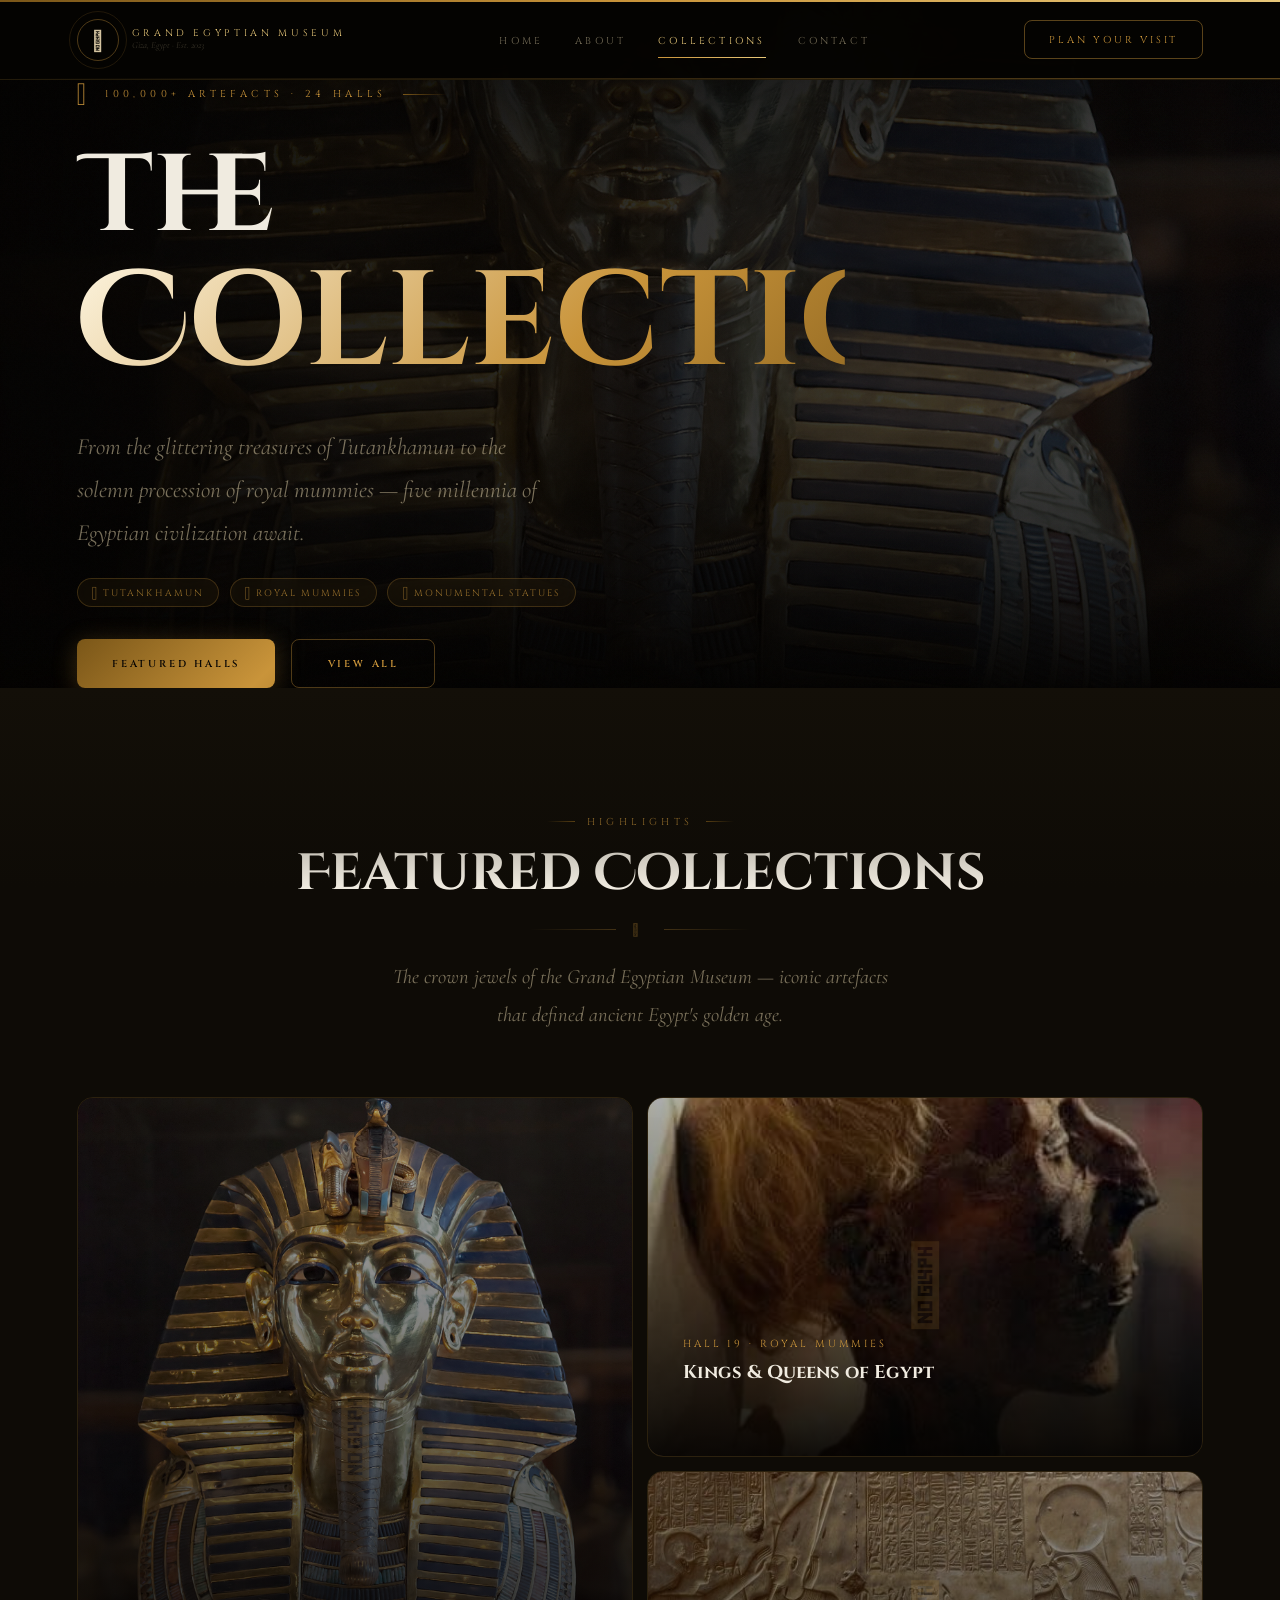
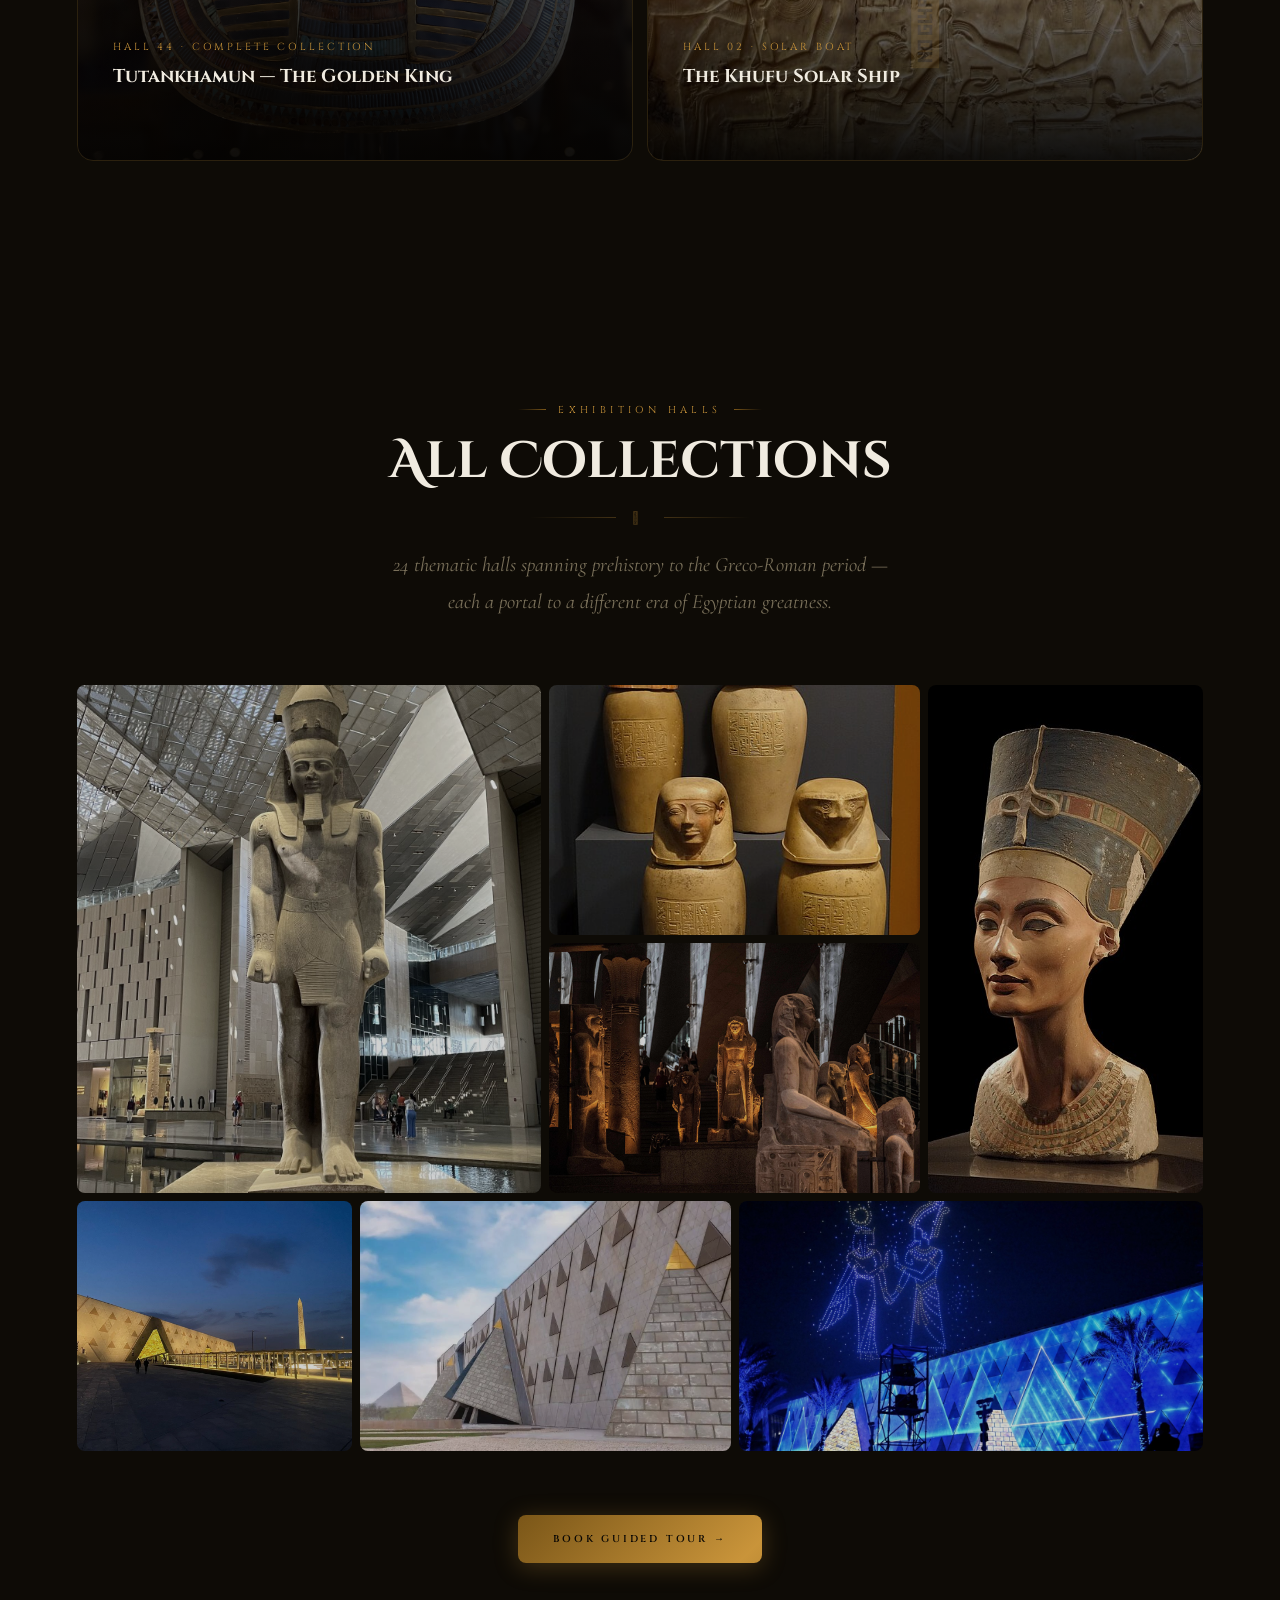
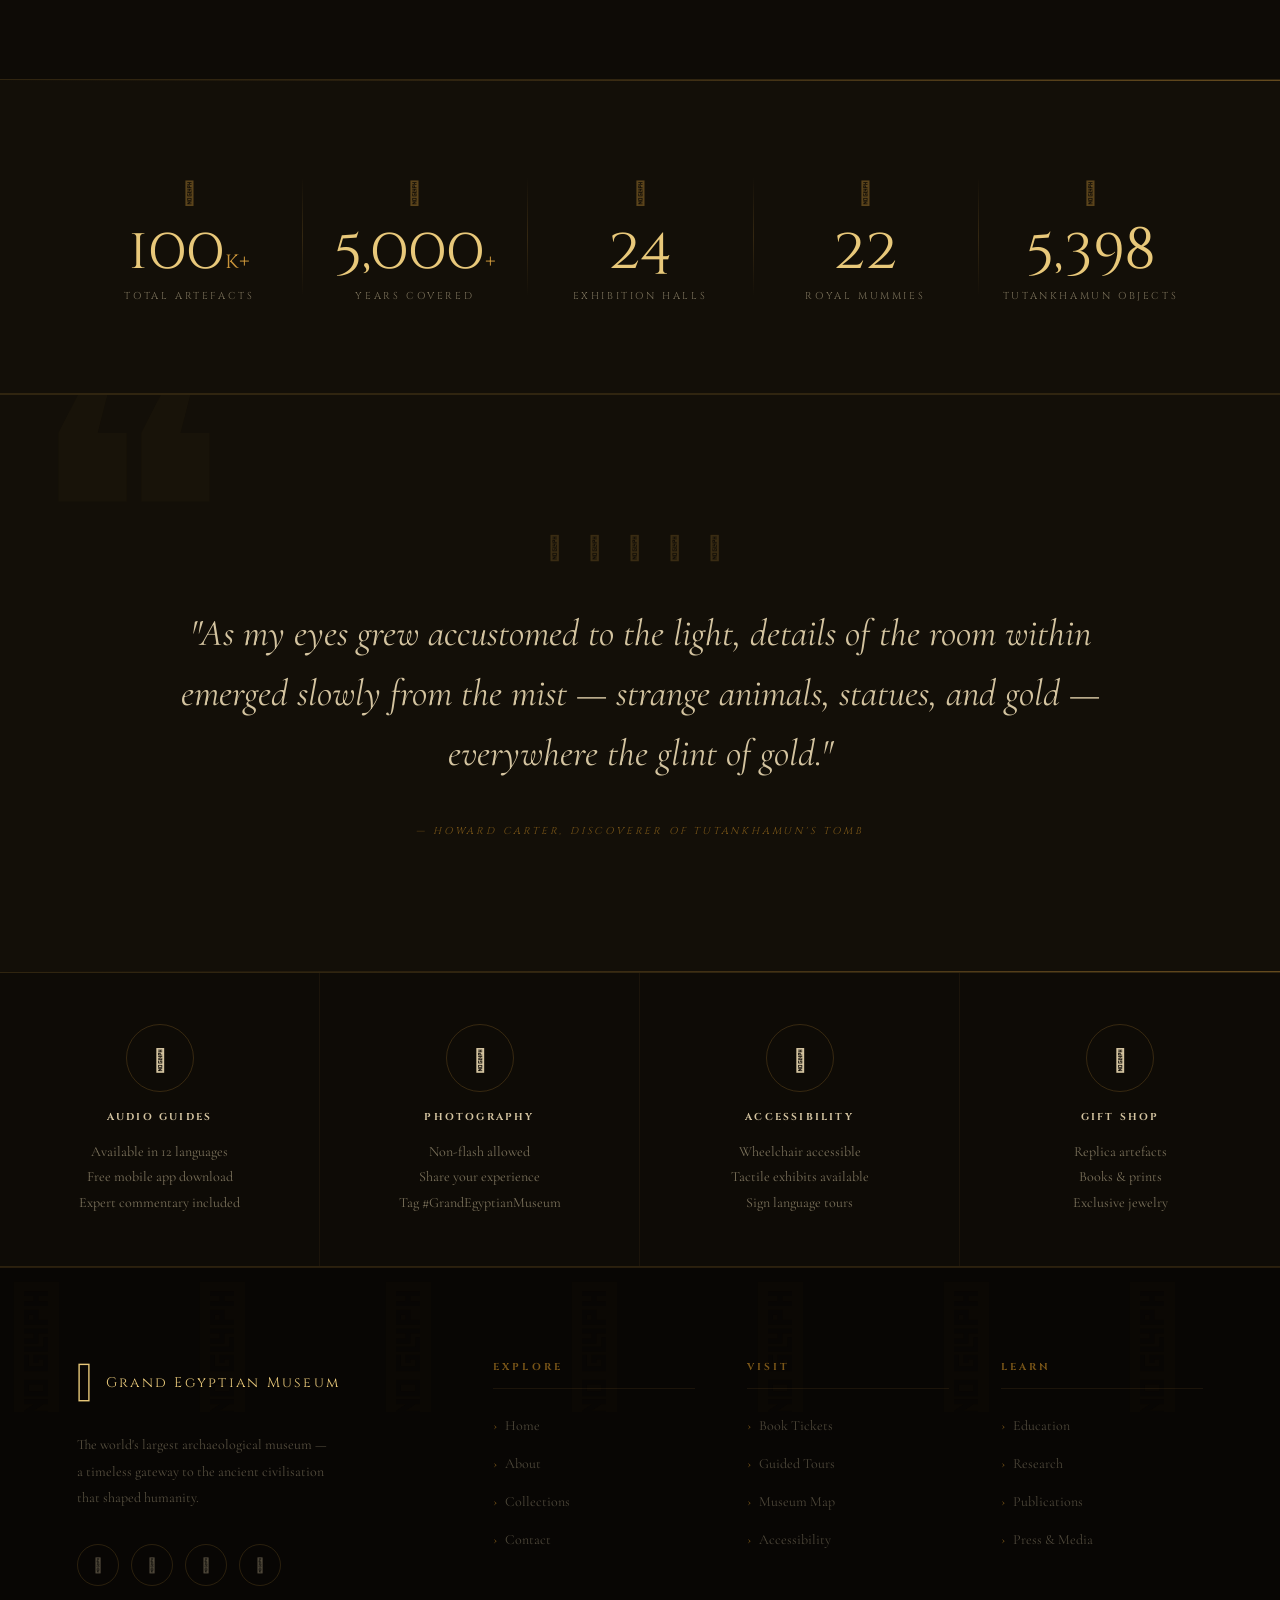
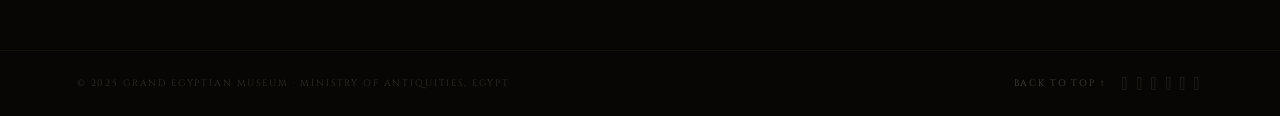
<file: pages/collections.html>
<!DOCTYPE html>
<html lang="en" dir="ltr">

<head>
  <meta charset="UTF-8" />
  <meta name="viewport" content="width=device-width,initial-scale=1,viewport-fit=cover" />
  <meta name="description"
    content="Explore 100,000+ artefacts at the Grand Egyptian Museum — from Tutankhamun's golden treasures to royal mummies and monumental statuary." />
  <meta name="theme-color" content="#080604" />

  <meta property="og:type" content="website" />
  <meta property="og:title" content="Collections — Grand Egyptian Museum" />
  <meta property="og:description" content="Treasures of the Pharaohs spanning five millennia." />

  <title>Collections — Grand Egyptian Museum</title>

  <link rel="preconnect" href="https://fonts.googleapis.com" />
  <link rel="preconnect" href="https://fonts.gstatic.com" crossorigin />
  <link rel="stylesheet" href="../css/main.css" />
</head>

<body>

  <div class="progress-bar" aria-hidden="true"></div>

  <a href="#main" class="skip-link">Skip to main content</a>

  <input type="checkbox" id="nav-toggle" class="nav-toggle" />

  <!-- ════════════════════════════════
       HEADER / NAVIGATION
       ════════════════════════════════ -->
  <header role="banner">
    <nav class="navbar" aria-label="Main navigation">

      <a href="../index.html" class="logo" aria-label="Grand Egyptian Museum — home">
        <div class="logo-icon" aria-hidden="true">
          <div class="logo-ring"></div>
        </div>
        <div class="logo-text">
          <span class="logo-name">Grand Egyptian Museum</span>
          <span class="logo-sub">Giza, Egypt · Est. 2023</span>
        </div>
      </a>

      <ul class="nav-links" role="list">
        <li><a href="../index.html" class="nav-link">Home</a></li>
        <li><a href="about.html" class="nav-link">About</a></li>
        <li><a href="collections.html" class="nav-link active" aria-current="page">Collections</a></li>
        <li><a href="contact.html" class="nav-link">Contact</a></li>
      </ul>

      <div style="display:flex;align-items:center;gap:1rem;flex-shrink:0">
        <a href="contact.html" class="nav-cta">
          <span>Plan Your Visit</span>
        </a>
        <label for="nav-toggle" class="nav-hamburger" aria-label="Toggle menu" role="button" tabindex="0">
          <span></span><span></span><span></span>
        </label>
      </div>

    </nav>
  </header>


  <!-- ════════════════════════════════
       MAIN CONTENT
       ════════════════════════════════ -->
  <main id="main" tabindex="-1">

    <!-- ════════════════════════
         PAGE HERO
         ════════════════════════ -->
    <section class="hero" style="min-height: 55svh;" aria-labelledby="collections-h1">

      <div class="hero-slides" aria-hidden="true">
        <div class="slide slide-1" style="animation: none; opacity: 1;">
          <img src="../assets/CairoEgMuseumTaaMaskMostlyPhotographed.jpg" alt="" loading="eager" decoding="async"
            fetchpriority="high" />
        </div>
      </div>

      <div class="hero-veil" aria-hidden="true"></div>
      <div class="hero-grain" aria-hidden="true"></div>
      <div class="hero-scan" aria-hidden="true"></div>

      <div class="stars" aria-hidden="true">
        <span class="star" style="left:15%;top:25%;--s:1.5px;--d:4.2s;--dl:0s"></span>
        <span class="star" style="left:85%;top:15%;--s:1px;--d:3.5s;--dl:.8s"></span>
        <span class="star" style="left:50%;top:70%;--s:2px;--d:5s;--dl:.3s"></span>
        <span class="star" style="left:25%;top:55%;--s:1.5px;--d:3.8s;--dl:1.2s"></span>
        <span class="star" style="left:78%;top:40%;--s:1px;--d:4.5s;--dl:.5s"></span>
      </div>

      <div class="hero-content" style="max-width: 72%;">
        <p class="hero-eyebrow" aria-hidden="true">
          100,000+ Artefacts · 24 Halls
        </p>

        <h1 id="collections-h1" class="hero-title">
          <span class="line-top">The</span>
          <span class="line-mid">Collections</span>
        </h1>

        <p class="hero-sub">
          From the glittering treasures of Tutankhamun to the solemn procession of royal mummies —
          five millennia of Egyptian civilization await.
        </p>

        <div class="hero-badges" aria-hidden="true">
          <span class="badge">𓂀 Tutankhamun</span>
          <span class="badge">𓃭 Royal Mummies</span>
          <span class="badge">𓆣 Monumental Statues</span>
        </div>

        <div class="hero-buttons">
          <a href="#featured" class="btn btn-gold">Featured Halls</a>
          <a href="#galleries" class="btn btn-ghost">View All</a>
        </div>
      </div>

      <div class="hero-scroll" aria-hidden="true">
        <span class="hero-scroll-label">Scroll</span>
        <span class="hero-scroll-line"></span>
      </div>

    </section>
    <!-- /hero -->


    <!-- ════════════════════════
         FEATURED COLLECTIONS
         ════════════════════════ -->
    <section class="collection-preview" id="featured" aria-labelledby="featured-h2">

      <div class="section-head">
        <p class="eyebrow">Highlights</p>
        <h2 id="featured-h2" class="heading">Featured Collections</h2>
        <div class="ornament" aria-hidden="true">𓆣</div>
        <p class="lead">
          The crown jewels of the Grand Egyptian Museum — iconic artefacts that defined
          ancient Egypt's golden age.
        </p>
      </div>

      <div class="collection-grid">

        <!-- Card 1 — Tutankhamun -->
        <article class="card" aria-labelledby="feat-tut">
          <div class="card-bg">
            <img src="../assets/CairoEgMuseumTaaMaskMostlyPhotographed.jpg" alt="Tutankhamun's golden death mask"
              loading="lazy" decoding="async" />
          </div>
          <div class="card-overlay"></div>
          <span class="card-glyph" aria-hidden="true">𓁹</span>
          <div class="card-body">
            <span class="card-tag">Hall 44 · Complete Collection</span>
            <h3 id="feat-tut" class="card-title">Tutankhamun — The Golden King</h3>
            <p class="card-desc">5,398 objects from the intact tomb, including the iconic death mask, nested coffins,
              and golden throne — displayed together for the first time in history.</p>
            <span class="card-link">Explore Hall 44 →</span>
          </div>
        </article>

        <!-- Card 2 — Royal Mummies -->
        <article class="card" aria-labelledby="feat-mum">
          <div class="card-bg">
            <img src="../assets/mumies-ramsis2.jpg" alt="Mummified pharaohs" loading="lazy" decoding="async" />
          </div>
          <div class="card-overlay"></div>
          <span class="card-glyph" aria-hidden="true">𓃭</span>
          <div class="card-body">
            <span class="card-tag">Hall 19 · Royal Mummies</span>
            <h3 id="feat-mum" class="card-title">Kings & Queens of Egypt</h3>
            <p class="card-desc">22 royal mummies in a dramatic candlelit procession, including Ramesses II, Seti I,
              Hatshepsut, and Thutmose III.</p>
            <span class="card-link">Enter the Procession →</span>
          </div>
        </article>

        <!-- Card 3 — Khufu Ship -->
        <article class="card" aria-labelledby="feat-ship">
          <div class="card-bg">
            <img src="../assets/ramses-ii-facts.jpg" alt="Solar boat of Khufu" loading="lazy" decoding="async" />
          </div>
          <div class="card-overlay"></div>
          <span class="card-glyph" aria-hidden="true">𓅓</span>
          <div class="card-body">
            <span class="card-tag">Hall 02 · Solar Boat</span>
            <h3 id="feat-ship" class="card-title">The Khufu Solar Ship</h3>
            <p class="card-desc">The world's oldest intact ship — 4,500 years old and built to carry the pharaoh through
              the cosmos.</p>
            <span class="card-link">Board the Vessel →</span>
          </div>
        </article>

      </div>
    </section>
    <!-- /featured -->


    <!-- ════════════════════════
         GALLERY GRID
         ════════════════════════ -->
    <section class="gallery" id="galleries" aria-labelledby="galleries-h2">
      <div class="gallery-head">
        <p class="eyebrow">Exhibition Halls</p>
        <h2 id="galleries-h2" class="heading">All Collections</h2>
        <div class="ornament" aria-hidden="true">𓏛</div>
        <p class="lead" style="margin-inline:auto;text-align:center">
          24 thematic halls spanning prehistory to the Greco-Roman period —
          each a portal to a different era of Egyptian greatness.
        </p>
      </div>

      <ul class="gallery-grid" aria-label="Collection galleries">

        <li class="gallery-item">
          <img src="../assets/ramsis ii.jpg" alt="Colossal statue of Ramesses II" loading="lazy" decoding="async" />
          <div class="gallery-item-overlay"></div>
          <div class="gallery-item-caption">
            <span class="caption-tag">Hall 01</span>
            <span class="caption-title">Grand Staircase · Atrium</span>
          </div>
        </li>

        <li class="gallery-item">
          <img
            src="../assets/Canopic_jars_(casts),_Egypt,_945-712_BC_-_National_Museum_of_Natural_History,_United_States_-_DSC00557.jpg"
            alt="Canopic jars" loading="lazy" decoding="async" />
          <div class="gallery-item-overlay"></div>
          <div class="gallery-item-caption">
            <span class="caption-tag">Hall 05</span>
            <span class="caption-title">Funerary Art</span>
          </div>
        </li>

        <li class="gallery-item">
          <img src="../assets/Nofretete_Neues_Museum.jpg" alt="Bust of Nefertiti" loading="lazy" decoding="async" />
          <div class="gallery-item-overlay"></div>
          <div class="gallery-item-caption">
            <span class="caption-tag">Hall 08</span>
            <span class="caption-title">Amarna Period</span>
          </div>
        </li>

        <li class="gallery-item">
          <img src="../assets/Monumental Statuary.jpg" alt="Granite statues" loading="lazy" decoding="async" />
          <div class="gallery-item-overlay"></div>
          <div class="gallery-item-caption">
            <span class="caption-tag">Hall 03</span>
            <span class="caption-title">Monumental Statuary</span>
          </div>
        </li>

        <li class="gallery-item">
          <img src="../assets/1eac92048adb86b95dad5810bf1c808f.jpg" alt="Papyrus scrolls" loading="lazy"
            decoding="async" />
          <div class="gallery-item-overlay"></div>
          <div class="gallery-item-caption">
            <span class="caption-tag">Hall 12</span>
            <span class="caption-title">Papyri & Manuscripts</span>
          </div>
        </li>

        <li class="gallery-item">
          <img src="../assets/47e2ab50e214387bd82a77f84741a849.jpg" alt="Jewelry display" loading="lazy"
            decoding="async" />
          <div class="gallery-item-overlay"></div>
          <div class="gallery-item-caption">
            <span class="caption-tag">Hall 15</span>
            <span class="caption-title">Royal Jewelry</span>
          </div>
        </li>

        <li class="gallery-item">
          <img src="../assets/gr.jpg" alt="Child mummy" loading="lazy" decoding="async" />
          <div class="gallery-item-overlay"></div>
          <div class="gallery-item-caption">
            <span class="caption-tag">Hall 18</span>
            <span class="caption-title">Animal Mummies</span>
          </div>
        </li>

      </ul>

      <div class="text-center mt-16">
        <a href="contact.html" class="btn btn-gold">Book Guided Tour →</a>
      </div>
    </section>
    <!-- /galleries -->


    <!-- ════════════════════════
         COLLECTION STATS
         ════════════════════════ -->
    <section class="stats" aria-labelledby="collection-stats-h2">
      <h2 id="collection-stats-h2" class="sr-only">Collection statistics</h2>
      <div class="stats-row">

        <div class="stat-item">
          <span class="stat-icon" style="--i:0" aria-hidden="true">𓂀</span>
          <span class="stat-number">
            <span aria-label="100,000 plus">100<span class="stat-suffix">k+</span></span>
          </span>
          <span class="stat-label">Total Artefacts</span>
        </div>

        <div class="stat-item">
          <span class="stat-icon" style="--i:1" aria-hidden="true">𓃭</span>
          <span class="stat-number">
            <span aria-label="5,000 plus">5,000<span class="stat-suffix">+</span></span>
          </span>
          <span class="stat-label">Years Covered</span>
        </div>

        <div class="stat-item">
          <span class="stat-icon" style="--i:2" aria-hidden="true">𓆣</span>
          <span class="stat-number">
            <span aria-label="24">24</span>
          </span>
          <span class="stat-label">Exhibition Halls</span>
        </div>

        <div class="stat-item">
          <span class="stat-icon" style="--i:3" aria-hidden="true">𓅓</span>
          <span class="stat-number">
            <span aria-label="22">22</span>
          </span>
          <span class="stat-label">Royal Mummies</span>
        </div>

        <div class="stat-item">
          <span class="stat-icon" style="--i:4" aria-hidden="true">𓁹</span>
          <span class="stat-number">
            <span aria-label="5,398">5,398</span>
          </span>
          <span class="stat-label">Tutankhamun Objects</span>
        </div>

      </div>
    </section>
    <!-- /collection-stats -->


    <!-- ════════════════════════
         PULL QUOTE
         ════════════════════════ -->
    <blockquote class="quote" cite="Howard Carter">
      <span class="quote-glyphs" aria-hidden="true">𓂀 𓃭 𓆣 𓅓 𓁹</span>
      <p class="quote-text">
        "As my eyes grew accustomed to the light, details of the room within emerged slowly
        from the mist — strange animals, statues, and gold — everywhere the glint of gold."
      </p>
      <footer>
        <cite class="quote-author">— Howard Carter, Discoverer of Tutankhamun's Tomb</cite>
      </footer>
    </blockquote>
    <!-- /quote -->


    <!-- ════════════════════════
         VISIT CTA
         ════════════════════════ -->
    <section class="visit" aria-labelledby="visit-collections-h2">
      <h2 id="visit-collections-h2" class="sr-only">Plan your visit</h2>

      <div class="visit-item" style="--i:0">
        <div class="visit-icon-box" aria-hidden="true"><span class="visit-icon">𓏛</span></div>
        <h3 class="visit-title">Audio Guides</h3>
        <p class="visit-body">
          Available in 12 languages<br />
          Free mobile app download<br />
          Expert commentary included
        </p>
      </div>

      <div class="visit-item" style="--i:1">
        <div class="visit-icon-box" aria-hidden="true"><span class="visit-icon">𓂝</span></div>
        <h3 class="visit-title">Photography</h3>
        <p class="visit-body">
          Non-flash allowed<br />
          Share your experience<br />
          Tag #GrandEgyptianMuseum
        </p>
      </div>

      <div class="visit-item" style="--i:2">
        <div class="visit-icon-box" aria-hidden="true"><span class="visit-icon">𓅓</span></div>
        <h3 class="visit-title">Accessibility</h3>
        <p class="visit-body">
          Wheelchair accessible<br />
          Tactile exhibits available<br />
          Sign language tours
        </p>
      </div>

      <div class="visit-item" style="--i:3">
        <div class="visit-icon-box" aria-hidden="true"><span class="visit-icon">𓆣</span></div>
        <h3 class="visit-title">Gift Shop</h3>
        <p class="visit-body">
          Replica artefacts<br />
          Books & prints<br />
          Exclusive jewelry
        </p>
      </div>

    </section>
    <!-- /visit -->


  </main>
  <!-- /main -->


  <!-- ════════════════════════
       FOOTER
       ════════════════════════ -->
  <footer class="footer" role="contentinfo">
    <div class="footer-grid">

      <div>
        <div class="footer-logo">
          <span class="footer-glyph" aria-hidden="true">𓂀</span>
          Grand Egyptian Museum
        </div>
        <p class="footer-desc">
          The world's largest archaeological museum — a timeless gateway to the ancient
          civilisation that shaped humanity.
        </p>
        <nav class="footer-socials" aria-label="Social media">
          <a href="https://facebook.com" class="footer-social" aria-label="Facebook" target="_blank"
            rel="noopener noreferrer">𓏏</a>
          <a href="https://instagram.com" class="footer-social" aria-label="Instagram" target="_blank"
            rel="noopener noreferrer">𓎛</a>
          <a href="https://youtube.com" class="footer-social" aria-label="YouTube" target="_blank"
            rel="noopener noreferrer">𓋴</a>
          <a href="https://twitter.com" class="footer-social" aria-label="Twitter" target="_blank"
            rel="noopener noreferrer">𓆑</a>
        </nav>
      </div>

      <nav aria-label="Explore">
        <h4 class="footer-col-title">Explore</h4>
        <ul class="footer-links">
          <li><a href="../index.html">Home</a></li>
          <li><a href="about.html">About</a></li>
          <li><a href="collections.html">Collections</a></li>
          <li><a href="contact.html">Contact</a></li>
        </ul>
      </nav>

      <nav aria-label="Visit">
        <h4 class="footer-col-title">Visit</h4>
        <ul class="footer-links">
          <li><a href="#">Book Tickets</a></li>
          <li><a href="#">Guided Tours</a></li>
          <li><a href="#">Museum Map</a></li>
          <li><a href="#">Accessibility</a></li>
        </ul>
      </nav>

      <nav aria-label="Learn">
        <h4 class="footer-col-title">Learn</h4>
        <ul class="footer-links">
          <li><a href="#">Education</a></li>
          <li><a href="#">Research</a></li>
          <li><a href="#">Publications</a></li>
          <li><a href="#">Press &amp; Media</a></li>
        </ul>
      </nav>

    </div>

    <div class="footer-bottom">
      <span>© 2025 Grand Egyptian Museum · Ministry of Antiquities, Egypt</span>
      <a href="#main" class="footer-top" aria-label="Back to top">Back to top ↑</a>
      <span class="footer-glyphs" aria-hidden="true">𓂀 𓃭 𓆣 𓅓 𓁹 𓏛</span>
    </div>
  </footer>
  <!-- /footer -->

</body>

</html>
</file>
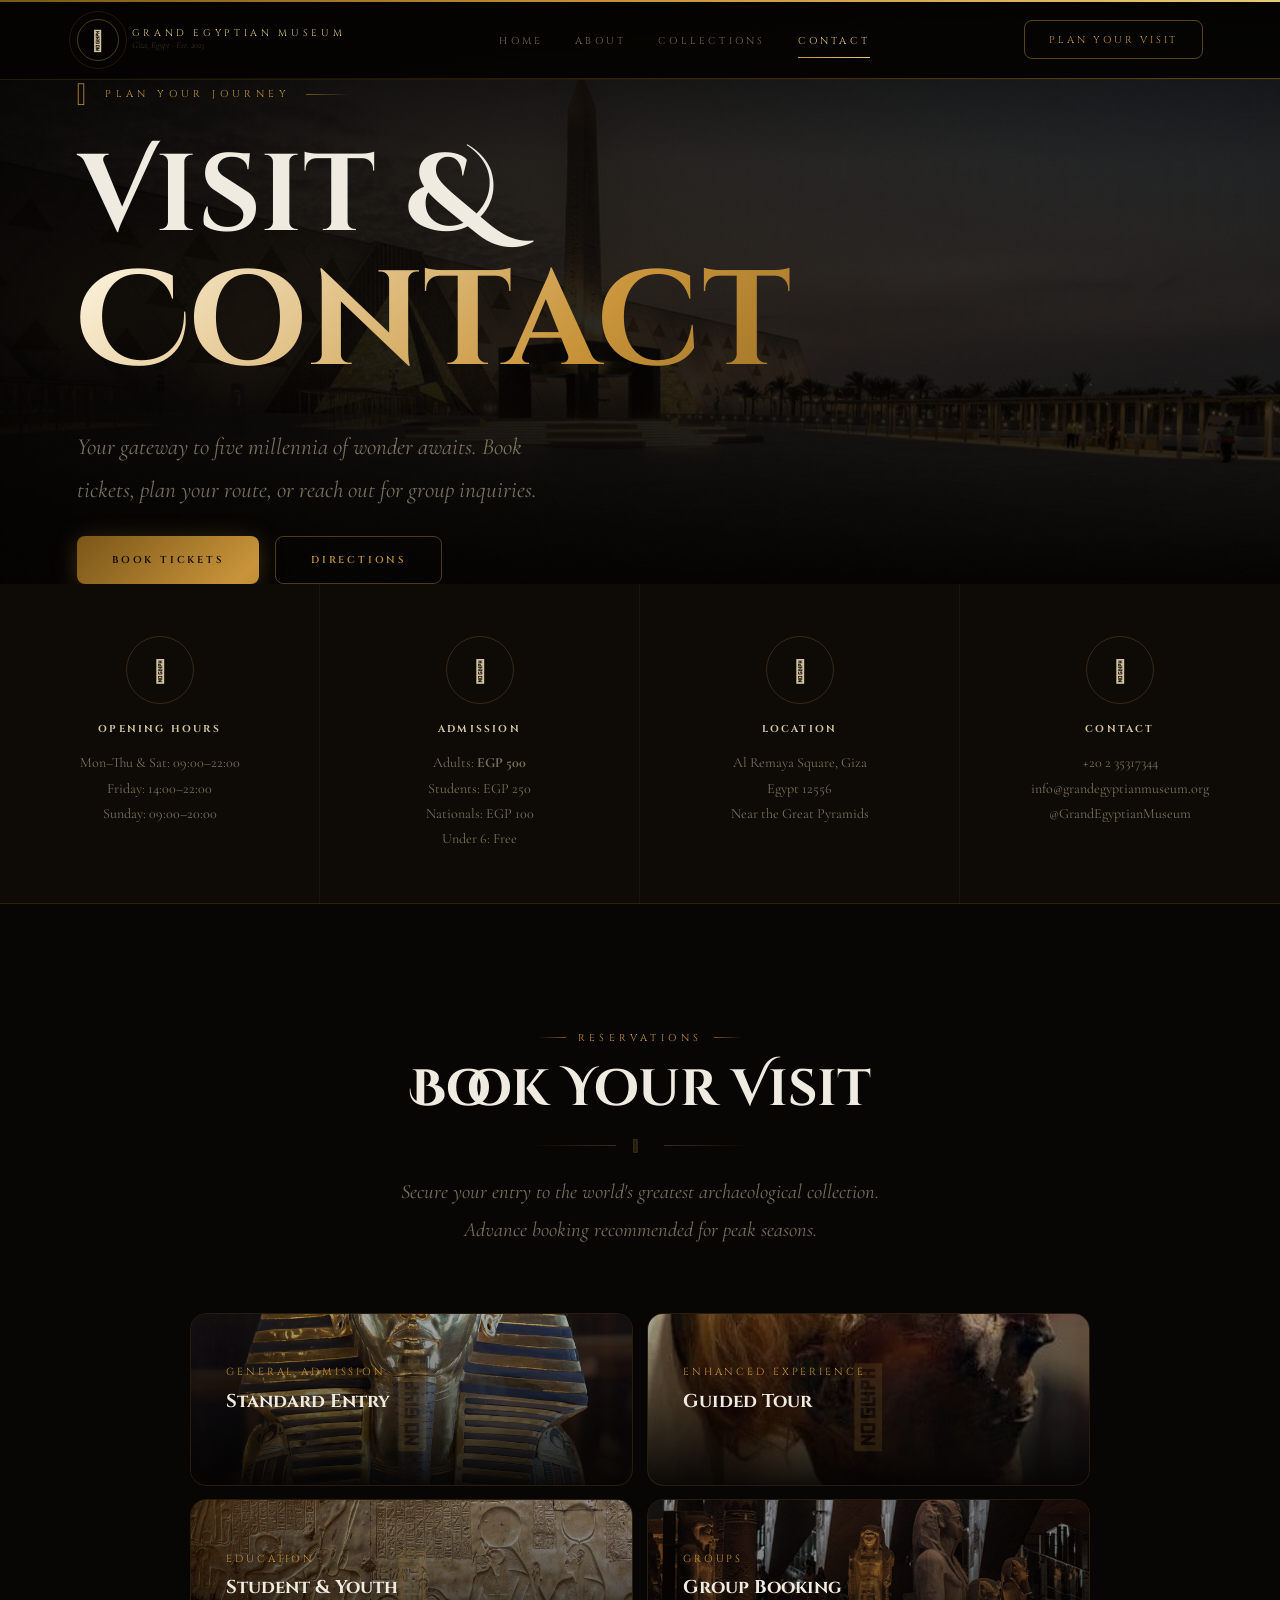
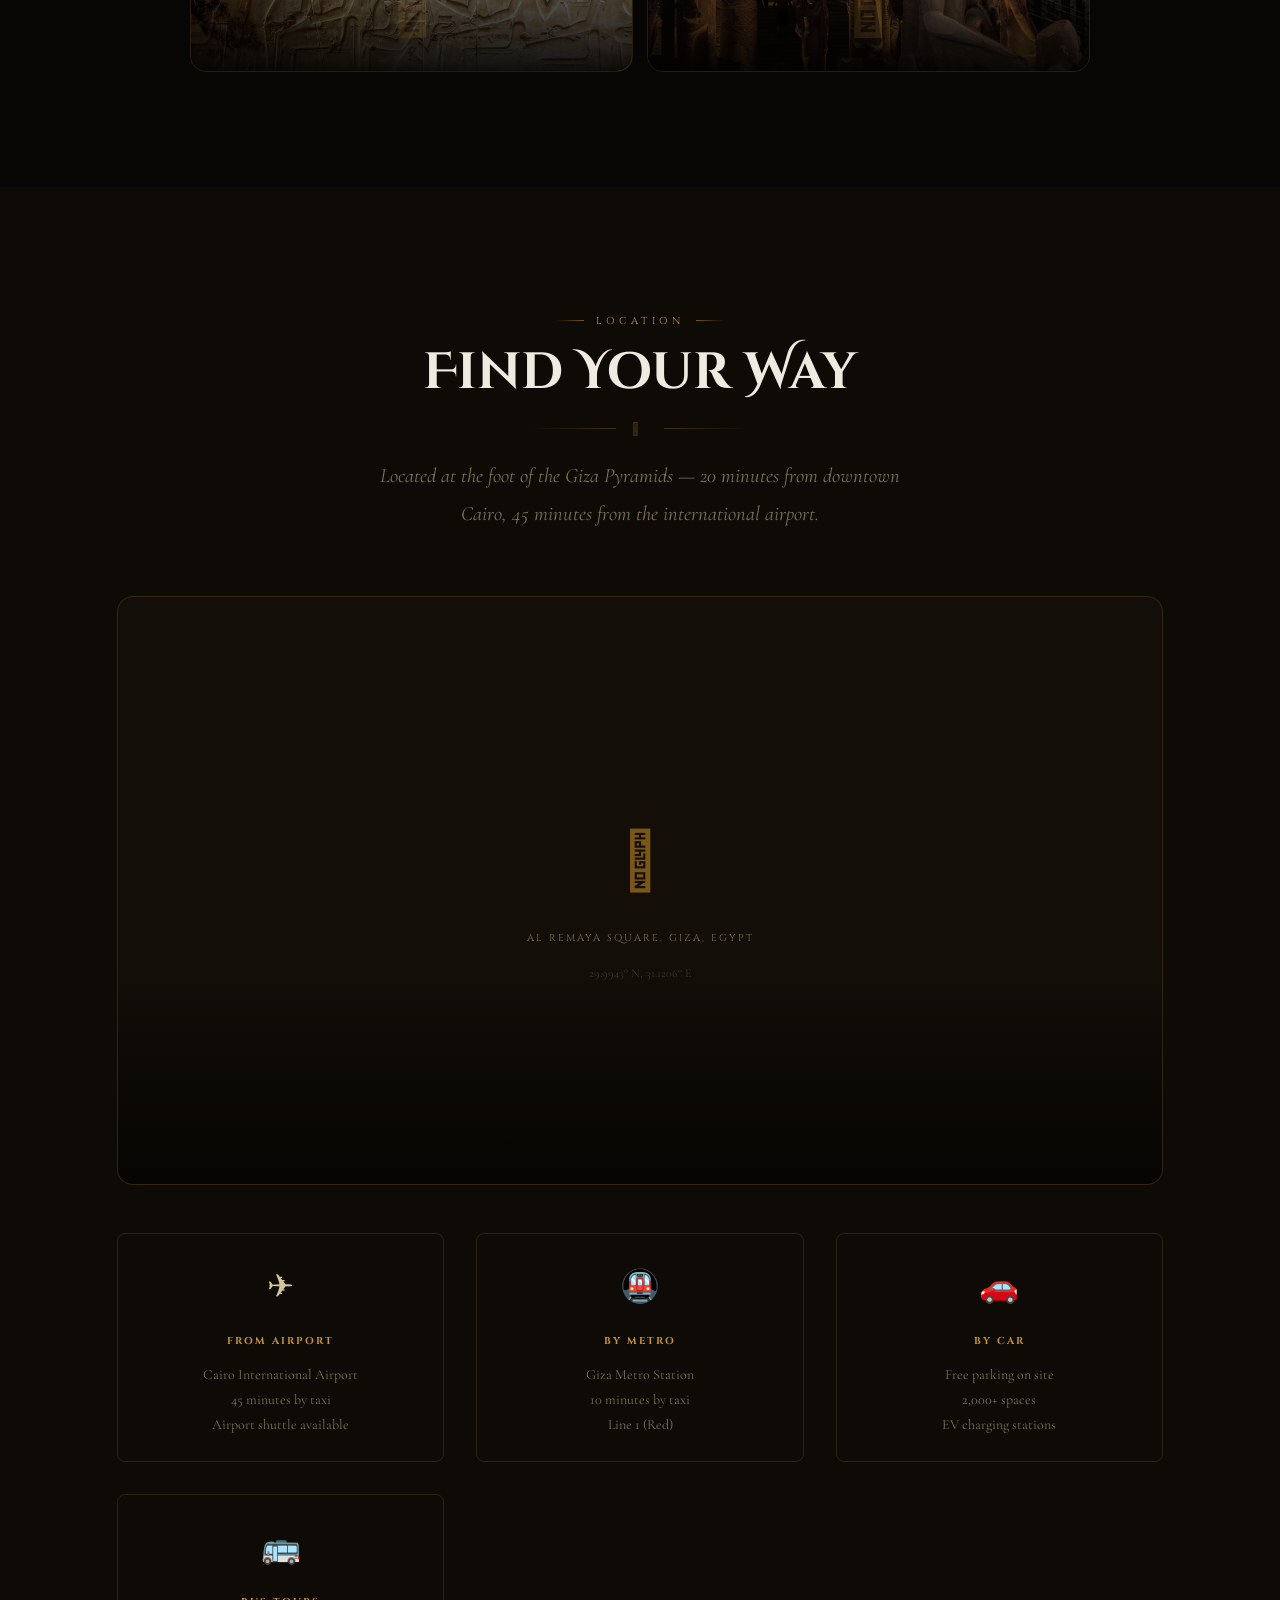
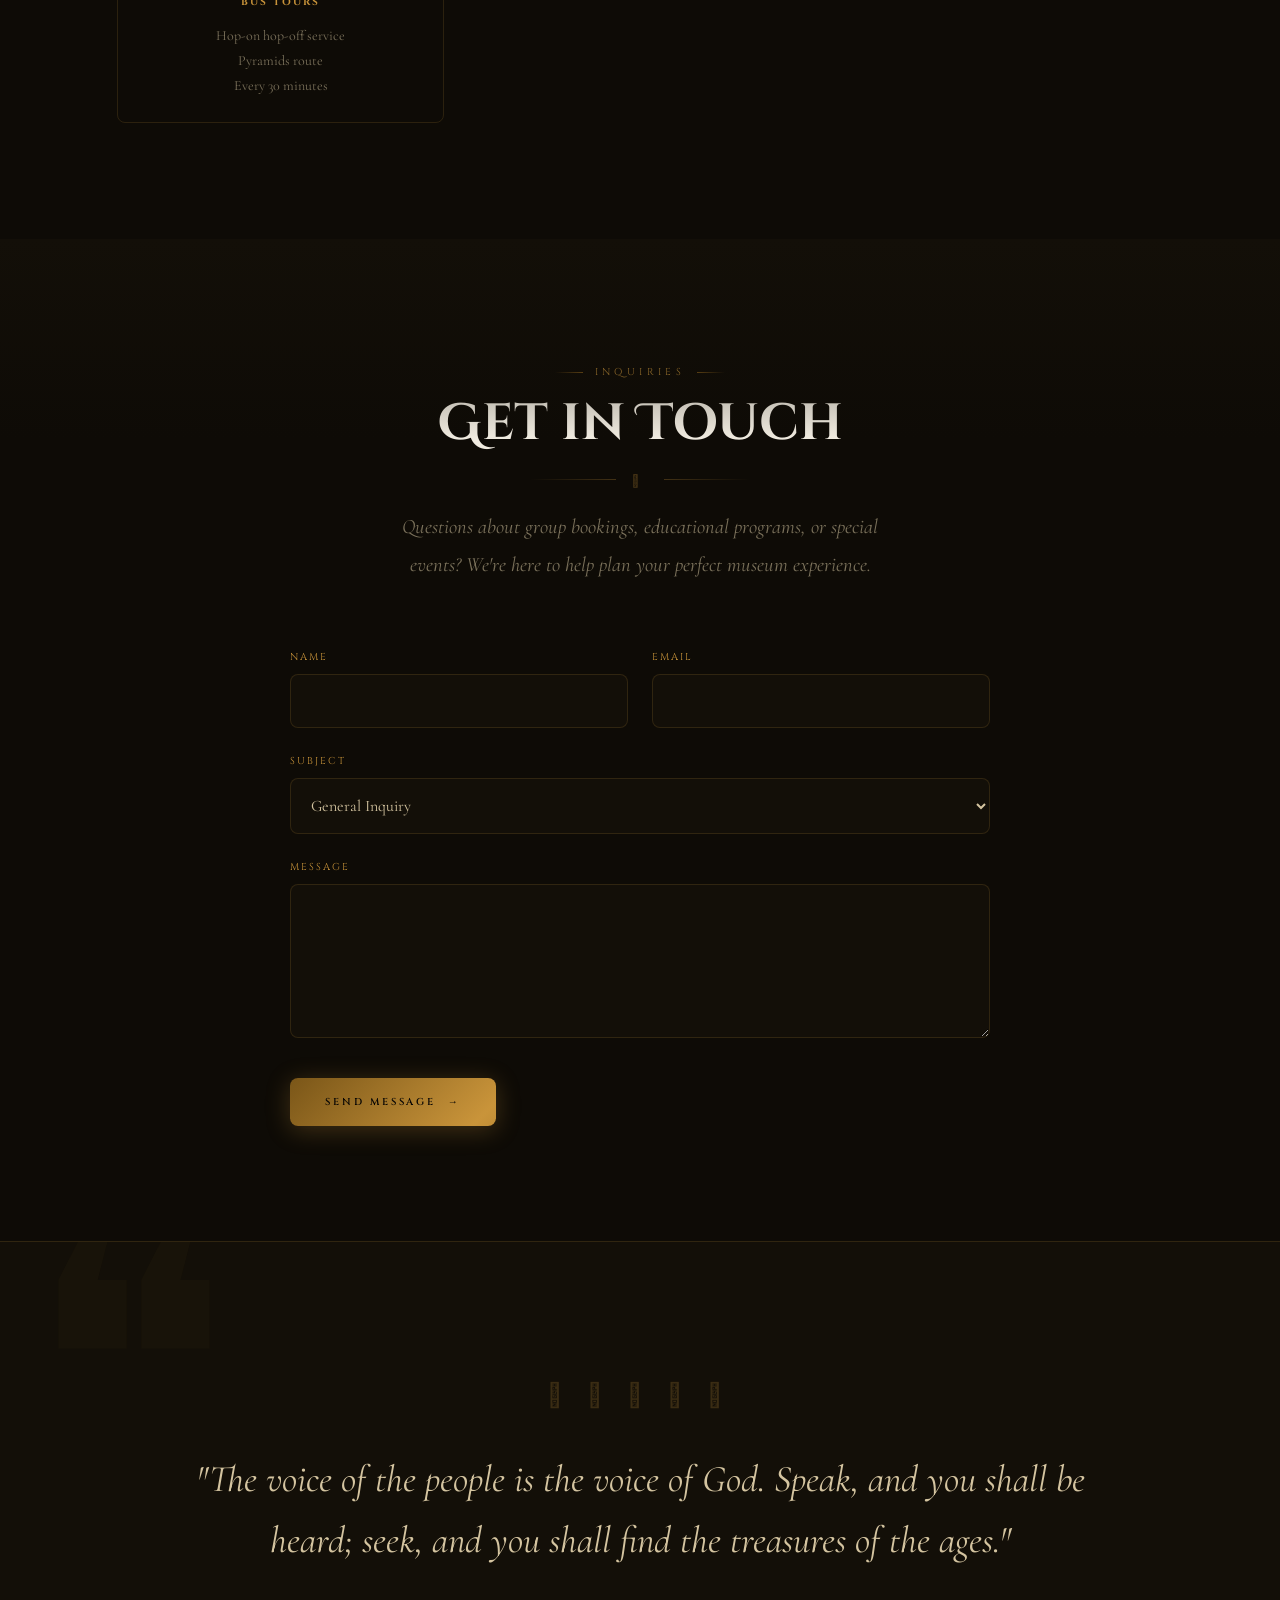
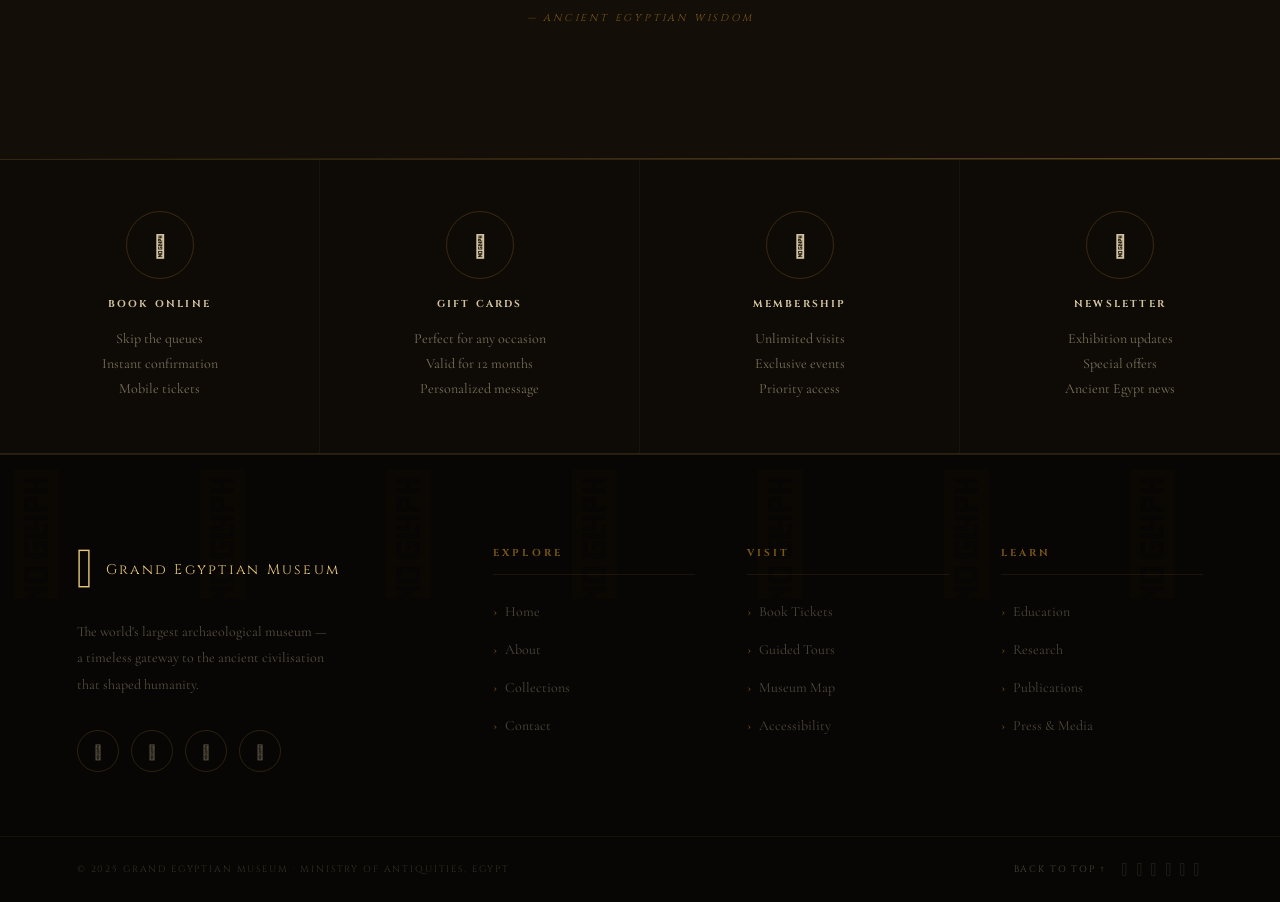
<file: pages/contact.html>
<!DOCTYPE html>
<html lang="en" dir="ltr">

<head>
  <meta charset="UTF-8" />
  <meta name="viewport" content="width=device-width,initial-scale=1,viewport-fit=cover" />
  <meta name="description"
    content="Plan your visit to the Grand Egyptian Museum — book tickets, find directions, and contact us for group bookings and inquiries." />
  <meta name="theme-color" content="#080604" />

  <meta property="og:type" content="website" />
  <meta property="og:title" content="Contact & Visit — Grand Egyptian Museum" />
  <meta property="og:description" content="Book your journey to the world's greatest museum." />

  <title>Contact & Visit — Grand Egyptian Museum</title>

  <link rel="preconnect" href="https://fonts.googleapis.com" />
  <link rel="preconnect" href="https://fonts.gstatic.com" crossorigin />
  <link rel="stylesheet" href="../css/main.css" />
</head>

<body>

  <div class="progress-bar" aria-hidden="true"></div>

  <a href="#main" class="skip-link">Skip to main content</a>

  <input type="checkbox" id="nav-toggle" class="nav-toggle" />

  <!-- ════════════════════════════════
       HEADER / NAVIGATION
       ════════════════════════════════ -->
  <header role="banner">
    <nav class="navbar" aria-label="Main navigation">

      <a href="../index.html" class="logo" aria-label="Grand Egyptian Museum — home">
        <div class="logo-icon" aria-hidden="true">
          <div class="logo-ring"></div>
        </div>
        <div class="logo-text">
          <span class="logo-name">Grand Egyptian Museum</span>
          <span class="logo-sub">Giza, Egypt · Est. 2023</span>
        </div>
      </a>

      <ul class="nav-links" role="list">
        <li><a href="../index.html" class="nav-link">Home</a></li>
        <li><a href="about.html" class="nav-link">About</a></li>
        <li><a href="collections.html" class="nav-link">Collections</a></li>
        <li><a href="contact.html" class="nav-link active" aria-current="page">Contact</a></li>
      </ul>

      <div style="display:flex;align-items:center;gap:1rem;flex-shrink:0">
        <a href="contact.html" class="nav-cta">
          <span>Plan Your Visit</span>
        </a>
        <label for="nav-toggle" class="nav-hamburger" aria-label="Toggle menu" role="button" tabindex="0">
          <span></span><span></span><span></span>
        </label>
      </div>

    </nav>
  </header>


  <!-- ════════════════════════════════
       MAIN CONTENT
       ════════════════════════════════ -->
  <main id="main" tabindex="-1">

    <!-- ════════════════════════
         PAGE HERO
         ════════════════════════ -->
    <section class="hero" style="min-height: 50svh;" aria-labelledby="contact-h1">

      <div class="hero-slides" aria-hidden="true">
        <div class="slide slide-1" style="animation: none; opacity: 1;">
          <img src="../assets/grand egyptian musuem.jpg" alt="" loading="eager" decoding="async" fetchpriority="high" />
        </div>
      </div>

      <div class="hero-veil" aria-hidden="true"></div>
      <div class="hero-grain" aria-hidden="true"></div>
      <div class="hero-scan" aria-hidden="true"></div>

      <div class="stars" aria-hidden="true">
        <span class="star" style="left:20%;top:30%;--s:1.5px;--d:4.2s;--dl:0s"></span>
        <span class="star" style="left:80%;top:20%;--s:1px;--d:3.5s;--dl:.8s"></span>
        <span class="star" style="left:50%;top:60%;--s:2px;--d:5s;--dl:.3s"></span>
        <span class="star" style="left:30%;top:70%;--s:1.5px;--d:3.8s;--dl:1.2s"></span>
        <span class="star" style="left:70%;top:45%;--s:1px;--d:4.5s;--dl:.5s"></span>
      </div>

      <div class="hero-content" style="max-width: 72%;">
        <p class="hero-eyebrow" aria-hidden="true">
          Plan Your Journey
        </p>

        <h1 id="contact-h1" class="hero-title">
          <span class="line-top">Visit &</span>
          <span class="line-mid">Contact</span>
        </h1>

        <p class="hero-sub">
          Your gateway to five millennia of wonder awaits. Book tickets, plan your route,
          or reach out for group inquiries.
        </p>

        <div class="hero-buttons">
          <a href="#tickets" class="btn btn-gold">Book Tickets</a>
          <a href="#location" class="btn btn-ghost">Directions</a>
        </div>
      </div>

      <div class="hero-scroll" aria-hidden="true">
        <span class="hero-scroll-label">Scroll</span>
        <span class="hero-scroll-line"></span>
      </div>

    </section>
    <!-- /hero -->


    <!-- ════════════════════════
         VISIT INFO STRIP (Full Width)
         ════════════════════════ -->
    <section class="visit" id="location" aria-labelledby="visit-info-h2">
      <h2 id="visit-info-h2" class="sr-only">Visitor information</h2>

      <div class="visit-item" style="--i:0">
        <div class="visit-icon-box" aria-hidden="true"><span class="visit-icon">𓏛</span></div>
        <h3 class="visit-title">Opening Hours</h3>
        <p class="visit-body">
          <time>Mon–Thu &amp; Sat: 09:00–22:00</time><br />
          <time>Friday: 14:00–22:00</time><br />
          <time>Sunday: 09:00–20:00</time>
        </p>
      </div>

      <div class="visit-item" style="--i:1">
        <div class="visit-icon-box" aria-hidden="true"><span class="visit-icon">𓂝</span></div>
        <h3 class="visit-title">Admission</h3>
        <p class="visit-body">
          Adults: <strong>EGP 500</strong><br />
          Students: EGP 250<br />
          Nationals: EGP 100<br />
          Under 6: Free
        </p>
      </div>

      <div class="visit-item" style="--i:2">
        <div class="visit-icon-box" aria-hidden="true"><span class="visit-icon">𓅓</span></div>
        <h3 class="visit-title">Location</h3>
        <address class="visit-body">
          Al Remaya Square, Giza<br />
          Egypt 12556<br />
          Near the Great Pyramids
        </address>
      </div>

      <div class="visit-item" style="--i:3">
        <div class="visit-icon-box" aria-hidden="true"><span class="visit-icon">𓆣</span></div>
        <h3 class="visit-title">Contact</h3>
        <p class="visit-body">
          +20 2 35317344<br />
          info@grandegyptianmuseum.org<br />
          @GrandEgyptianMuseum
        </p>
      </div>

    </section>
    <!-- /visit-info -->


    <!-- ════════════════════════
         TICKETS SECTION
         ════════════════════════ -->
    <section class="section" id="tickets" aria-labelledby="tickets-h2">
      <div class="section-head">
        <p class="eyebrow">Reservations</p>
        <h2 id="tickets-h2" class="heading">Book Your Visit</h2>
        <div class="ornament" aria-hidden="true">𓂀</div>
        <p class="lead">
          Secure your entry to the world's greatest archaeological collection.
          Advance booking recommended for peak seasons.
        </p>
      </div>

      <div class="collection-grid"
        style="margin-top: var(--space-16); max-width: 900px; margin-inline: auto; grid-template-columns: 1fr 1fr; grid-template-rows: auto auto;">

        <article class="card" style="grid-row: span 1;">
          <div class="card-bg">
            <img src="../assets/CairoEgMuseumTaaMaskMostlyPhotographed.jpg" alt="General admission" loading="lazy"
              decoding="async" />
          </div>
          <div class="card-overlay"></div>
          <span class="card-glyph" aria-hidden="true">𓁹</span>
          <div class="card-body">
            <span class="card-tag">General Admission</span>
            <h3 class="card-title">Standard Entry</h3>
            <p class="card-desc">Full access to all 24 exhibition halls. Valid for single entry on selected date.</p>
            <span class="card-link">EGP 500 — Book Now →</span>
          </div>
        </article>

        <article class="card" style="grid-row: span 1;">
          <div class="card-bg">
            <img src="../assets/mumies-ramsis2.jpg" alt="Guided tour" loading="lazy" decoding="async" />
          </div>
          <div class="card-overlay"></div>
          <span class="card-glyph" aria-hidden="true">𓃭</span>
          <div class="card-body">
            <span class="card-tag">Enhanced Experience</span>
            <h3 class="card-title">Guided Tour</h3>
            <p class="card-desc">Expert Egyptologist guide, 3-hour journey through highlights. 12 languages available.
            </p>
            <span class="card-link">EGP 800 — Book Now →</span>
          </div>
        </article>

        <article class="card" style="grid-row: span 1;">
          <div class="card-bg">
            <img src="../assets/ramses-ii-facts.jpg" alt="Student ticket" loading="lazy" decoding="async" />
          </div>
          <div class="card-overlay"></div>
          <span class="card-glyph" aria-hidden="true">𓆣</span>
          <div class="card-body">
            <span class="card-tag">Education</span>
            <h3 class="card-title">Student & Youth</h3>
            <p class="card-desc">Valid student ID required. Includes audio guide and educational materials.</p>
            <span class="card-link">EGP 250 — Book Now →</span>
          </div>
        </article>

        <article class="card" style="grid-row: span 1;">
          <div class="card-bg">
            <img src="../assets/Monumental Statuary.jpg" alt="Group booking" loading="lazy" decoding="async" />
          </div>
          <div class="card-overlay"></div>
          <span class="card-glyph" aria-hidden="true">𓅓</span>
          <div class="card-body">
            <span class="card-tag">Groups</span>
            <h3 class="card-title">Group Booking</h3>
            <p class="card-desc">Special rates for 10+ visitors. Private guides and catering options available.</p>
            <span class="card-link">Contact Us →</span>
          </div>
        </article>

      </div>
    </section>
    <!-- /tickets -->


    <!-- ════════════════════════
         MAP & DIRECTIONS
         ════════════════════════ -->
    <section class="gallery" aria-labelledby="map-h2">
      <div class="gallery-head">
        <p class="eyebrow">Location</p>
        <h2 id="map-h2" class="heading">Find Your Way</h2>
        <div class="ornament" aria-hidden="true">𓅓</div>
        <p class="lead" style="margin-inline:auto;text-align:center">
          Located at the foot of the Giza Pyramids — 20 minutes from downtown Cairo,
          45 minutes from the international airport.
        </p>
      </div>

      <div style="padding-inline: var(--side); max-width: 1200px; margin-inline: auto;">
        <div
          style="position: relative; border-radius: var(--radius-lg); overflow: hidden; border: 1px solid var(--clr-border); aspect-ratio: 16/9; background: var(--clr-bg-card);">
          <!-- Placeholder for map - in production this would be an embedded map -->
          <div
            style="position: absolute; inset: 0; display: flex; align-items: center; justify-content: center; flex-direction: column; gap: var(--space-4);">
            <span style="font-size: 4rem; color: var(--clr-gold-dim);" aria-hidden="true">𓂀</span>
            <p
              style="color: var(--clr-text-dim); font-family: var(--font-heading); letter-spacing: 0.2em; text-transform: uppercase; font-size: var(--text-xs);">
              Al Remaya Square, Giza, Egypt
            </p>
            <p style="color: var(--clr-text-ghost); font-size: var(--text-sm);">
              29.9943° N, 31.1206° E
            </p>
          </div>
          <!-- Decorative overlay -->
          <div
            style="position: absolute; inset: 0; background: linear-gradient(180deg, transparent 60%, rgba(3,2,1,0.8) 100%); pointer-events: none;">
          </div>
        </div>

        <div
          style="display: grid; grid-template-columns: repeat(auto-fit, minmax(250px, 1fr)); gap: var(--space-8); margin-top: var(--space-12);">

          <div
            style="text-align: center; padding: var(--space-6); border: 1px solid var(--clr-border); border-radius: var(--radius);">
            <span style="display: block; font-size: 2rem; margin-bottom: var(--space-4);" aria-hidden="true">✈</span>
            <h3
              style="font-family: var(--font-heading); font-size: var(--text-xs); letter-spacing: 0.2em; text-transform: uppercase; color: var(--clr-gold); margin-bottom: var(--space-3);">
              From Airport</h3>
            <p style="color: var(--clr-text-dim); font-size: 0.875rem; line-height: 1.8;">
              Cairo International Airport<br />
              45 minutes by taxi<br />
              Airport shuttle available
            </p>
          </div>

          <div
            style="text-align: center; padding: var(--space-6); border: 1px solid var(--clr-border); border-radius: var(--radius);">
            <span style="display: block; font-size: 2rem; margin-bottom: var(--space-4);" aria-hidden="true">🚇</span>
            <h3
              style="font-family: var(--font-heading); font-size: var(--text-xs); letter-spacing: 0.2em; text-transform: uppercase; color: var(--clr-gold); margin-bottom: var(--space-3);">
              By Metro</h3>
            <p style="color: var(--clr-text-dim); font-size: 0.875rem; line-height: 1.8;">
              Giza Metro Station<br />
              10 minutes by taxi<br />
              Line 1 (Red)
            </p>
          </div>

          <div
            style="text-align: center; padding: var(--space-6); border: 1px solid var(--clr-border); border-radius: var(--radius);">
            <span style="display: block; font-size: 2rem; margin-bottom: var(--space-4);" aria-hidden="true">🚗</span>
            <h3
              style="font-family: var(--font-heading); font-size: var(--text-xs); letter-spacing: 0.2em; text-transform: uppercase; color: var(--clr-gold); margin-bottom: var(--space-3);">
              By Car</h3>
            <p style="color: var(--clr-text-dim); font-size: 0.875rem; line-height: 1.8;">
              Free parking on site<br />
              2,000+ spaces<br />
              EV charging stations
            </p>
          </div>

          <div
            style="text-align: center; padding: var(--space-6); border: 1px solid var(--clr-border); border-radius: var(--radius);">
            <span style="display: block; font-size: 2rem; margin-bottom: var(--space-4);" aria-hidden="true">🚌</span>
            <h3
              style="font-family: var(--font-heading); font-size: var(--text-xs); letter-spacing: 0.2em; text-transform: uppercase; color: var(--clr-gold); margin-bottom: var(--space-3);">
              Bus Tours</h3>
            <p style="color: var(--clr-text-dim); font-size: 0.875rem; line-height: 1.8;">
              Hop-on hop-off service<br />
              Pyramids route<br />
              Every 30 minutes
            </p>
          </div>

        </div>
      </div>
    </section>
    <!-- /map -->


    <!-- ════════════════════════
         CONTACT FORM SECTION
         ════════════════════════ -->
    <section class="collection-preview" aria-labelledby="form-h2">

      <div class="section-head">
        <p class="eyebrow">Inquiries</p>
        <h2 id="form-h2" class="heading">Get in Touch</h2>
        <div class="ornament" aria-hidden="true">𓆣</div>
        <p class="lead">
          Questions about group bookings, educational programs, or special events?
          We're here to help plan your perfect museum experience.
        </p>
      </div>

      <div style="max-width: 700px; margin-inline: auto; margin-top: var(--space-12);">
        <form style="display: flex; flex-direction: column; gap: var(--space-6);" aria-label="Contact form">

          <div style="display: grid; grid-template-columns: 1fr 1fr; gap: var(--space-6);">
            <div style="display: flex; flex-direction: column; gap: var(--space-2);">
              <label for="name"
                style="font-family: var(--font-heading); font-size: var(--text-xs); letter-spacing: 0.2em; text-transform: uppercase; color: var(--clr-gold);">Name</label>
              <input type="text" id="name" name="name" required
                style="background: var(--clr-bg-card); border: 1px solid var(--clr-border); border-radius: var(--radius); padding: var(--space-4); color: var(--clr-text); font-family: var(--font-body); font-size: var(--text-base); transition: border-color var(--dur-base);"
                onfocus="this.style.borderColor='var(--clr-gold)'"
                onblur="this.style.borderColor='var(--clr-border)'" />
            </div>
            <div style="display: flex; flex-direction: column; gap: var(--space-2);">
              <label for="email"
                style="font-family: var(--font-heading); font-size: var(--text-xs); letter-spacing: 0.2em; text-transform: uppercase; color: var(--clr-gold);">Email</label>
              <input type="email" id="email" name="email" required
                style="background: var(--clr-bg-card); border: 1px solid var(--clr-border); border-radius: var(--radius); padding: var(--space-4); color: var(--clr-text); font-family: var(--font-body); font-size: var(--text-base); transition: border-color var(--dur-base);"
                onfocus="this.style.borderColor='var(--clr-gold)'"
                onblur="this.style.borderColor='var(--clr-border)'" />
            </div>
          </div>

          <div style="display: flex; flex-direction: column; gap: var(--space-2);">
            <label for="subject"
              style="font-family: var(--font-heading); font-size: var(--text-xs); letter-spacing: 0.2em; text-transform: uppercase; color: var(--clr-gold);">Subject</label>
            <select id="subject" name="subject"
              style="background: var(--clr-bg-card); border: 1px solid var(--clr-border); border-radius: var(--radius); padding: var(--space-4); color: var(--clr-text); font-family: var(--font-body); font-size: var(--text-base); cursor: pointer; transition: border-color var(--dur-base);"
              onfocus="this.style.borderColor='var(--clr-gold)'" onblur="this.style.borderColor='var(--clr-border)'">
              <option value="general">General Inquiry</option>
              <option value="group">Group Booking</option>
              <option value="education">Educational Program</option>
              <option value="press">Press & Media</option>
              <option value="accessibility">Accessibility Services</option>
            </select>
          </div>

          <div style="display: flex; flex-direction: column; gap: var(--space-2);">
            <label for="message"
              style="font-family: var(--font-heading); font-size: var(--text-xs); letter-spacing: 0.2em; text-transform: uppercase; color: var(--clr-gold);">Message</label>
            <textarea id="message" name="message" rows="6" required
              style="background: var(--clr-bg-card); border: 1px solid var(--clr-border); border-radius: var(--radius); padding: var(--space-4); color: var(--clr-text); font-family: var(--font-body); font-size: var(--text-base); resize: vertical; transition: border-color var(--dur-base);"
              onfocus="this.style.borderColor='var(--clr-gold)'"
              onblur="this.style.borderColor='var(--clr-border)'"></textarea>
          </div>

          <button type="submit" class="btn btn-gold" style="align-self: flex-start; margin-top: var(--space-4);">
            Send Message <span aria-hidden="true">→</span>
          </button>

        </form>
      </div>
    </section>
    <!-- /contact-form -->


    <!-- ════════════════════════
         PULL QUOTE
         ════════════════════════ -->
    <blockquote class="quote" cite="Ancient Egyptian Proverb">
      <span class="quote-glyphs" aria-hidden="true">𓂀 𓃭 𓆣 𓅓 𓁹</span>
      <p class="quote-text">
        "The voice of the people is the voice of God. Speak, and you shall be heard;
        seek, and you shall find the treasures of the ages."
      </p>
      <footer>
        <cite class="quote-author">— Ancient Egyptian Wisdom</cite>
      </footer>
    </blockquote>
    <!-- /quote -->


    <!-- ════════════════════════
         FINAL VISIT CTA
       ════════════════════════ -->
    <section class="visit" aria-labelledby="final-visit-h2">
      <h2 id="final-visit-h2" class="sr-only">Ready to visit</h2>

      <div class="visit-item" style="--i:0">
        <div class="visit-icon-box" aria-hidden="true"><span class="visit-icon">𓏛</span></div>
        <h3 class="visit-title">Book Online</h3>
        <p class="visit-body">
          Skip the queues<br />
          Instant confirmation<br />
          Mobile tickets
        </p>
      </div>

      <div class="visit-item" style="--i:1">
        <div class="visit-icon-box" aria-hidden="true"><span class="visit-icon">𓂝</span></div>
        <h3 class="visit-title">Gift Cards</h3>
        <p class="visit-body">
          Perfect for any occasion<br />
          Valid for 12 months<br />
          Personalized message
        </p>
      </div>

      <div class="visit-item" style="--i:2">
        <div class="visit-icon-box" aria-hidden="true"><span class="visit-icon">𓅓</span></div>
        <h3 class="visit-title">Membership</h3>
        <p class="visit-body">
          Unlimited visits<br />
          Exclusive events<br />
          Priority access
        </p>
      </div>

      <div class="visit-item" style="--i:3">
        <div class="visit-icon-box" aria-hidden="true"><span class="visit-icon">𓆣</span></div>
        <h3 class="visit-title">Newsletter</h3>
        <p class="visit-body">
          Exhibition updates<br />
          Special offers<br />
          Ancient Egypt news
        </p>
      </div>

    </section>
    <!-- /final-visit -->


  </main>
  <!-- /main -->


  <!-- ════════════════════════
       FOOTER
       ════════════════════════ -->
  <footer class="footer" role="contentinfo">
    <div class="footer-grid">

      <div>
        <div class="footer-logo">
          <span class="footer-glyph" aria-hidden="true">𓂀</span>
          Grand Egyptian Museum
        </div>
        <p class="footer-desc">
          The world's largest archaeological museum — a timeless gateway to the ancient
          civilisation that shaped humanity.
        </p>
        <nav class="footer-socials" aria-label="Social media">
          <a href="https://facebook.com" class="footer-social" aria-label="Facebook" target="_blank"
            rel="noopener noreferrer">𓏏</a>
          <a href="https://instagram.com" class="footer-social" aria-label="Instagram" target="_blank"
            rel="noopener noreferrer">𓎛</a>
          <a href="https://youtube.com" class="footer-social" aria-label="YouTube" target="_blank"
            rel="noopener noreferrer">𓋴</a>
          <a href="https://twitter.com" class="footer-social" aria-label="Twitter" target="_blank"
            rel="noopener noreferrer">𓆑</a>
        </nav>
      </div>

      <nav aria-label="Explore">
        <h4 class="footer-col-title">Explore</h4>
        <ul class="footer-links">
          <li><a href="../index.html">Home</a></li>
          <li><a href="about.html">About</a></li>
          <li><a href="collections.html">Collections</a></li>
          <li><a href="contact.html">Contact</a></li>
        </ul>
      </nav>

      <nav aria-label="Visit">
        <h4 class="footer-col-title">Visit</h4>
        <ul class="footer-links">
          <li><a href="#">Book Tickets</a></li>
          <li><a href="#">Guided Tours</a></li>
          <li><a href="#">Museum Map</a></li>
          <li><a href="#">Accessibility</a></li>
        </ul>
      </nav>

      <nav aria-label="Learn">
        <h4 class="footer-col-title">Learn</h4>
        <ul class="footer-links">
          <li><a href="#">Education</a></li>
          <li><a href="#">Research</a></li>
          <li><a href="#">Publications</a></li>
          <li><a href="#">Press &amp; Media</a></li>
        </ul>
      </nav>

    </div>

    <div class="footer-bottom">
      <span>© 2025 Grand Egyptian Museum · Ministry of Antiquities, Egypt</span>
      <a href="#main" class="footer-top" aria-label="Back to top">Back to top ↑</a>
      <span class="footer-glyphs" aria-hidden="true">𓂀 𓃭 𓆣 𓅓 𓁹 𓏛</span>
    </div>
  </footer>
  <!-- /footer -->

</body>

</html>
</file>
<file: css/main.css>
/* ═══════════════════════════════════════════════════
   GRAND EGYPTIAN MUSEUM — MAIN STYLESHEET
   Imports all CSS modules in dependency order
   Pattern: Design Tokens → Reset → Animations
           → Layout → Components → Sections
   ═══════════════════════════════════════════════════ */

@import url('https://fonts.googleapis.com/css2?family=Cinzel+Decorative:wght@400;700&family=Cinzel:wght@400;500;600;700&family=Cormorant+Garamond:ital,wght@0,300;0,400;0,500;0,600;1,300;1,400;1,600&display=swap');

/* 1. Foundation */
@import 'tokens.css';
@import 'reset.css';
@import 'animations.css';

/* 2. Structure */
@import 'layout.css';

/* 3. Components */
@import 'nav.css';

/* 4. Sections */
@import 'hero.css';
@import 'sections.css';
</file>
